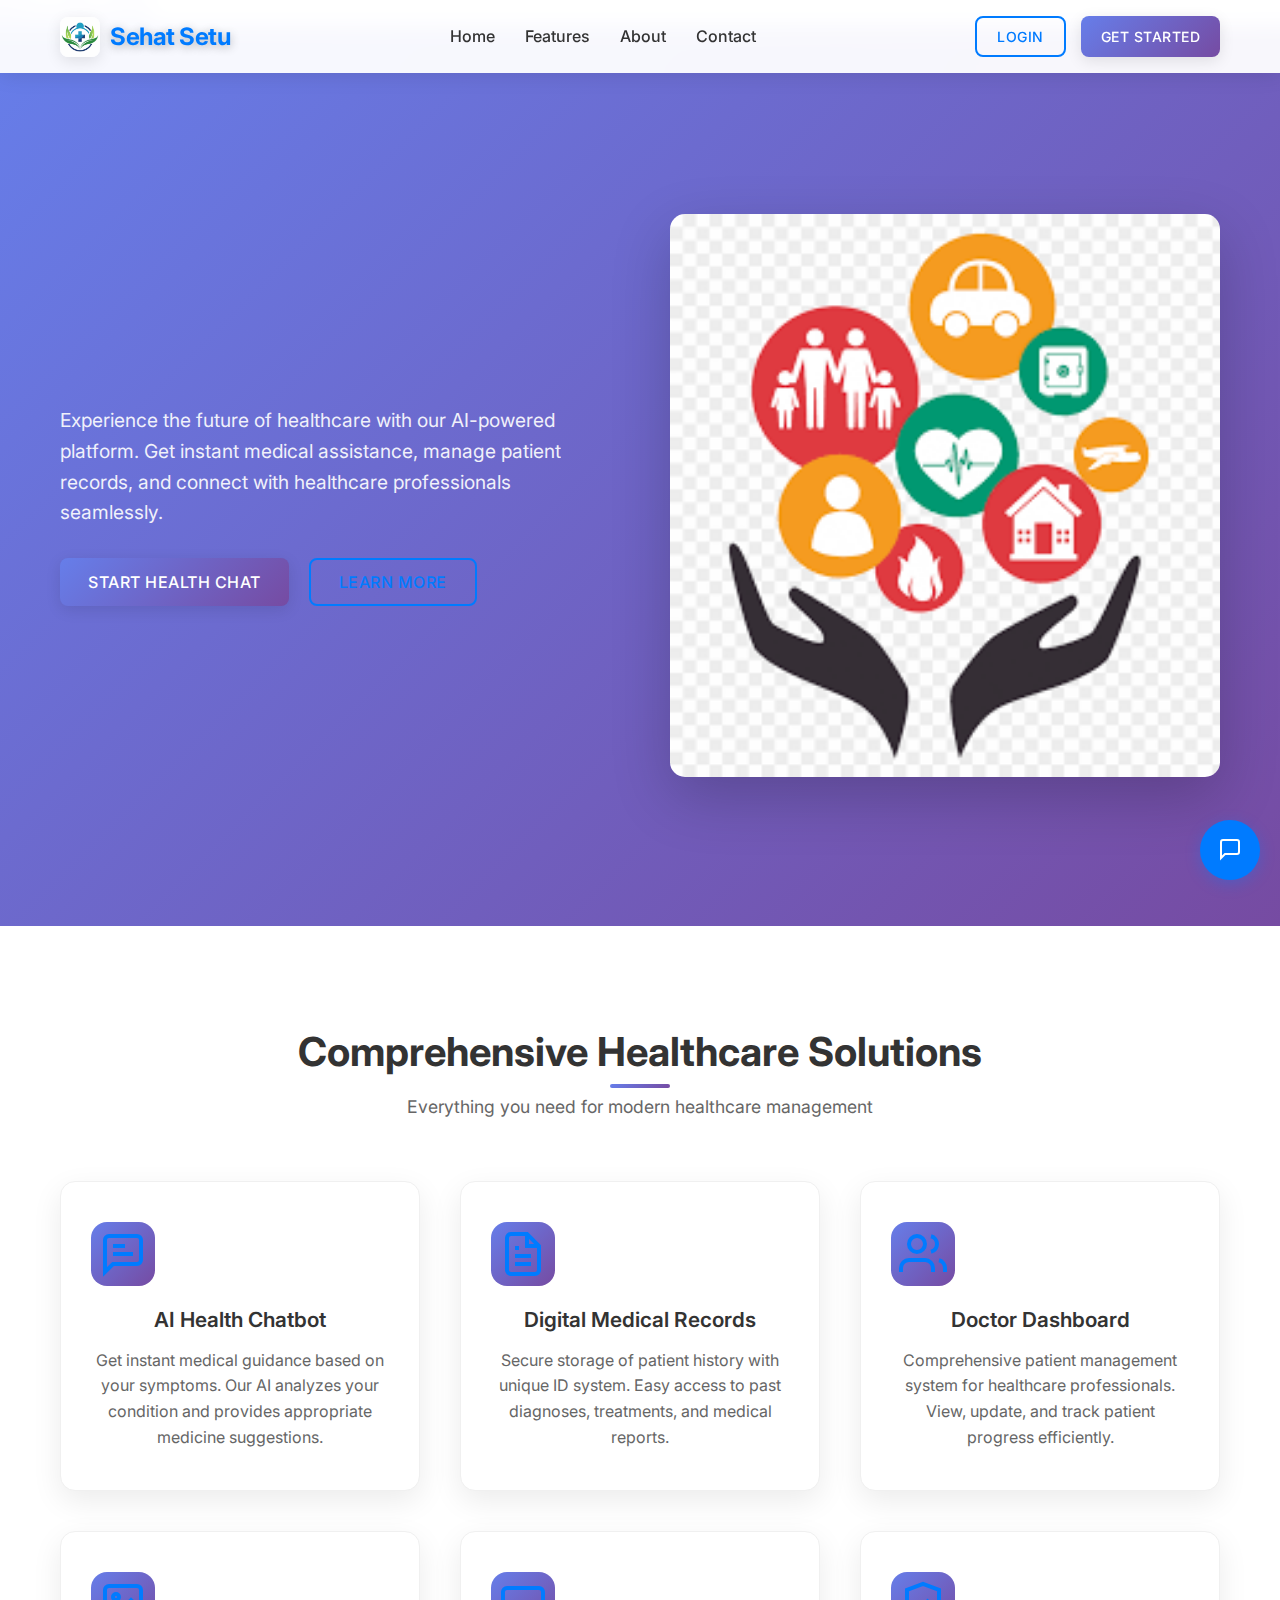
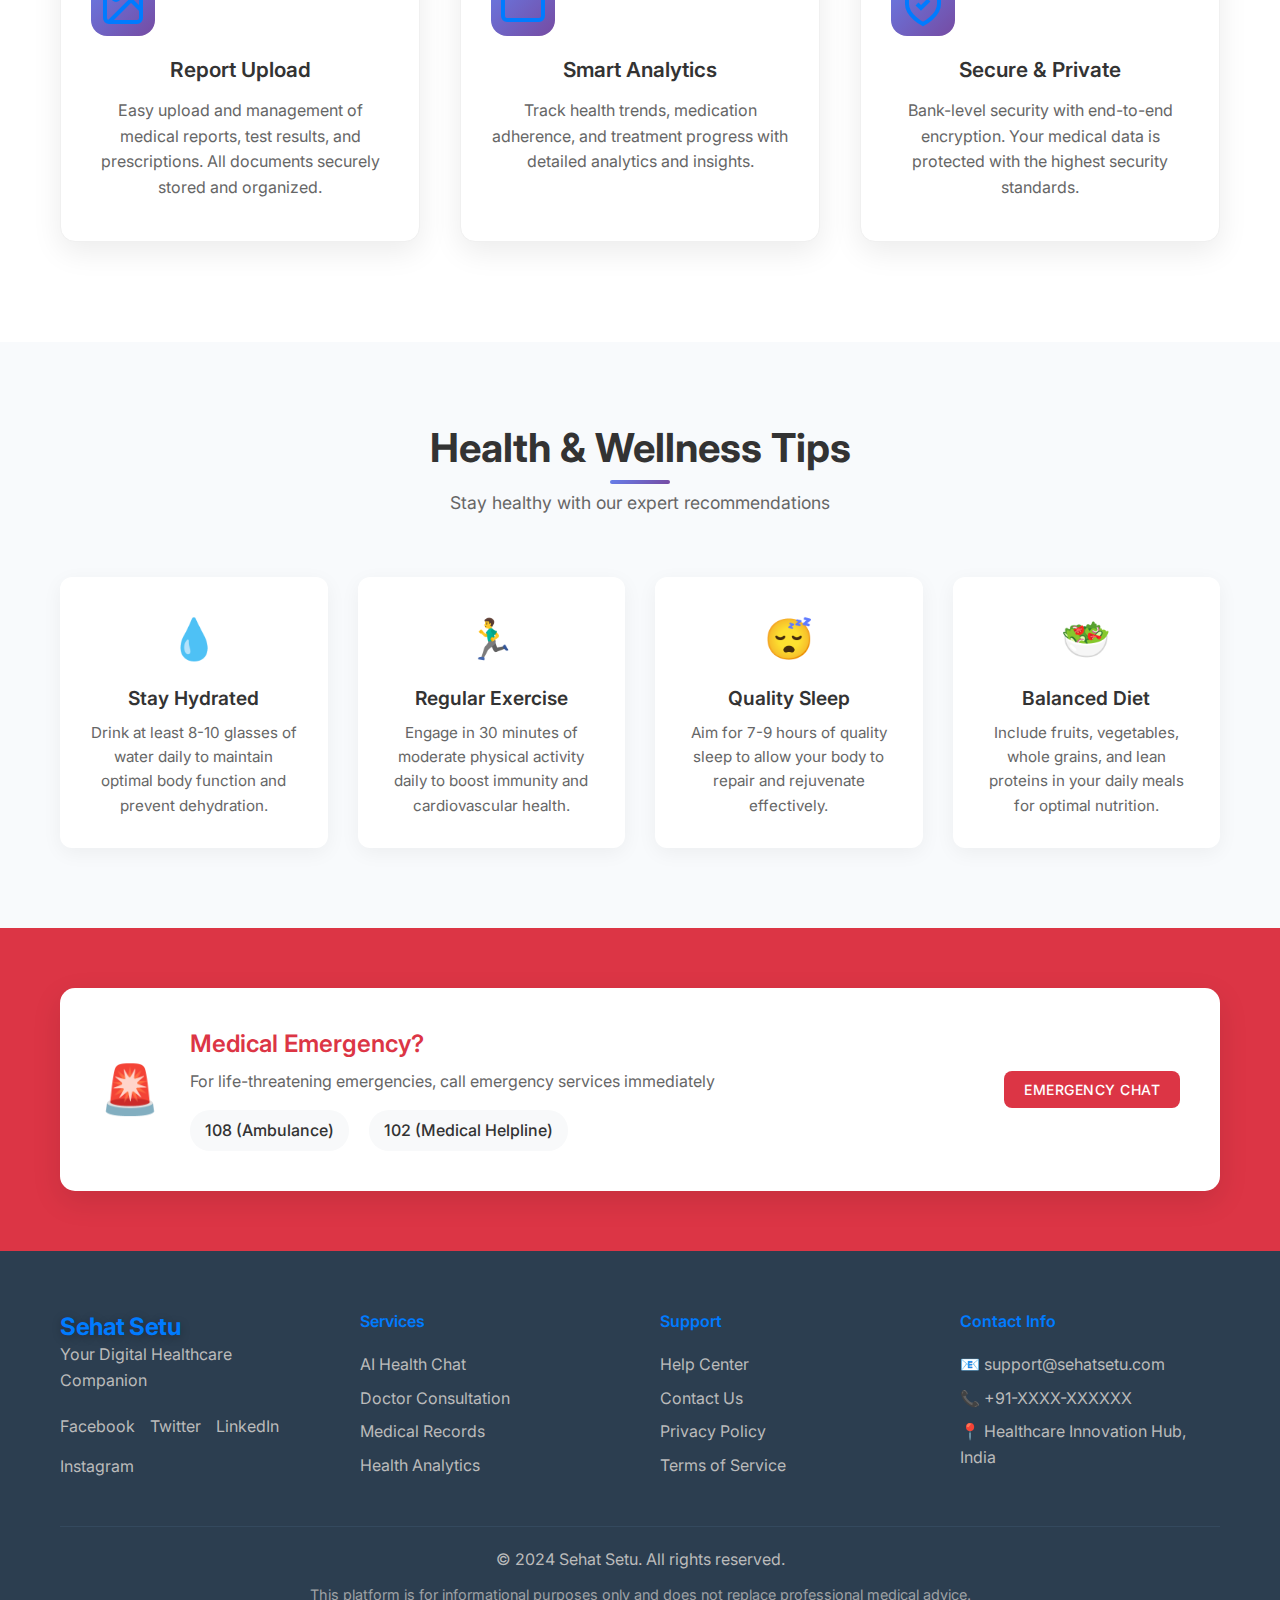
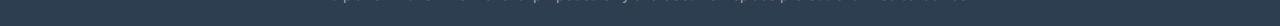
<file: frontend/index.html>
<!DOCTYPE html>
<html lang="en">
<head>
    <meta charset="UTF-8">
    <meta name="viewport" content="width=device-width, initial-scale=1.0">
    <title>Sehat Setu - Your Digital Healthcare Companion</title>
    <meta name="description" content="Sehat Setu - Advanced healthcare platform with AI chatbot, patient records management, and doctor consultation services">
    <link rel="preconnect" href="https://fonts.googleapis.com">
    <link rel="preconnect" href="https://fonts.gstatic.com" crossorigin>
    <link href="https://fonts.googleapis.com/css2?family=Inter:wght@300;400;500;600;700&display=swap" rel="stylesheet">
    <link rel="stylesheet" href="style.css">
</head>
<body>

    <!-- Navigation Header -->
    <header class="main-header">
        <nav class="navbar">
            <div class="nav-container">
                <div class="logo-section">
                    <img src="img/logo.avif" alt="Sehat Setu Logo" class="logo">
                    <h1 class="brand-name">Sehat Setu</h1>
                </div>
                <ul class="nav-menu">
                    <li><a href="#home" class="nav-link">Home</a></li>
                    <li><a href="#features" class="nav-link">Features</a></li>
                    <li><a href="#about" class="nav-link">About</a></li>
                    <li><a href="#contact" class="nav-link">Contact</a></li>
                </ul>
                <div class="auth-buttons">
                    <button class="btn btn-outline" id="loginBtn">Login</button>
                    <button class="btn btn-primary" id="signupBtn">Get Started</button>
                </div>
            </div>
        </nav>
    </header>

    <!-- Hero Section -->
    <section class="hero-section" id="home">
        <div class="hero-container">
            <div class="hero-content">
                <div class="hero-text">
                    <h2 class="hero-title">Your Digital Healthcare Companion</h2>
                    <p class="hero-description">
                        Experience the future of healthcare with our AI-powered platform. Get instant medical assistance, 
                        manage patient records, and connect with healthcare professionals seamlessly.
                    </p>
                    <div class="hero-actions">
                        <button class="btn btn-large btn-primary" id="startChatBtn">Start Health Chat</button>
                        <button class="btn btn-large btn-outline" id="learnMoreBtn">Learn More</button>
                    </div>
                </div>
                <div class="hero-image">
                    <img src="img/healthcare-hero.png" alt="Digital Healthcare Platform" class="hero-img">
                </div>
            </div>
        </div>
    </section>

    <!-- Features Section -->
    <section class="features-section" id="features">
        <div class="container">
            <div class="section-header">
                <h3 class="section-title">Comprehensive Healthcare Solutions</h3>
                <p class="section-subtitle">Everything you need for modern healthcare management</p>
            </div>
            <div class="features-grid">
                <div class="feature-card">
                    <div class="feature-icon">
                        <svg width="48" height="48" viewBox="0 0 24 24" fill="none" stroke="currentColor" stroke-width="2">
                            <path d="M21 15a2 2 0 0 1-2 2H7l-4 4V5a2 2 0 0 1 2-2h14a2 2 0 0 1 2 2z"/>
                            <path d="M13 8H7"/>
                            <path d="M17 12H7"/>
                        </svg>
                    </div>
                    <h4 class="feature-title">AI Health Chatbot</h4>
                    <p class="feature-description">
                        Get instant medical guidance based on your symptoms. Our AI analyzes your condition 
                        and provides appropriate medicine suggestions.
                    </p>
                </div>
                <div class="feature-card">
                    <div class="feature-icon">
                        <svg width="48" height="48" viewBox="0 0 24 24" fill="none" stroke="currentColor" stroke-width="2">
                            <path d="M14 2H6a2 2 0 0 0-2 2v16a2 2 0 0 0 2 2h12a2 2 0 0 0 2-2V8z"/>
                            <polyline points="14,2 14,8 20,8"/>
                            <line x1="16" y1="13" x2="8" y2="13"/>
                            <line x1="16" y1="17" x2="8" y2="17"/>
                            <polyline points="10,9 9,9 8,9"/>
                        </svg>
                    </div>
                    <h4 class="feature-title">Digital Medical Records</h4>
                    <p class="feature-description">
                        Secure storage of patient history with unique ID system. Easy access to past diagnoses, 
                        treatments, and medical reports.
                    </p>
                </div>
                <div class="feature-card">
                    <div class="feature-icon">
                        <svg width="48" height="48" viewBox="0 0 24 24" fill="none" stroke="currentColor" stroke-width="2">
                            <path d="M17 21v-2a4 4 0 0 0-4-4H5a4 4 0 0 0-4 4v2"/>
                            <circle cx="9" cy="7" r="4"/>
                            <path d="M23 21v-2a4 4 0 0 0-3-3.87"/>
                            <path d="M16 3.13a4 4 0 0 1 0 7.75"/>
                        </svg>
                    </div>
                    <h4 class="feature-title">Doctor Dashboard</h4>
                    <p class="feature-description">
                        Comprehensive patient management system for healthcare professionals. 
                        View, update, and track patient progress efficiently.
                    </p>
                </div>
                <div class="feature-card">
                    <div class="feature-icon">
                        <svg width="48" height="48" viewBox="0 0 24 24" fill="none" stroke="currentColor" stroke-width="2">
                            <rect x="3" y="3" width="18" height="18" rx="2" ry="2"/>
                            <circle cx="8.5" cy="8.5" r="1.5"/>
                            <polyline points="21,15 16,10 5,21"/>
                        </svg>
                    </div>
                    <h4 class="feature-title">Report Upload</h4>
                    <p class="feature-description">
                        Easy upload and management of medical reports, test results, and prescriptions. 
                        All documents securely stored and organized.
                    </p>
                </div>
                <div class="feature-card">
                    <div class="feature-icon">
                        <svg width="48" height="48" viewBox="0 0 24 24" fill="none" stroke="currentColor" stroke-width="2">
                            <rect x="2" y="4" width="20" height="16" rx="2"/>
                            <path d="M7 15h0M12 15h0M17 15h0M7 11h0M12 11h0M17 11h0M7 7h0M12 7h0M17 7h0"/>
                        </svg>
                    </div>
                    <h4 class="feature-title">Smart Analytics</h4>
                    <p class="feature-description">
                        Track health trends, medication adherence, and treatment progress with 
                        detailed analytics and insights.
                    </p>
                </div>
                <div class="feature-card">
                    <div class="feature-icon">
                        <svg width="48" height="48" viewBox="0 0 24 24" fill="none" stroke="currentColor" stroke-width="2">
                            <path d="M12 22s8-4 8-10V5l-8-3-8 3v7c0 6 8 10 8 10z"/>
                            <path d="M9 12l2 2 4-4"/>
                        </svg>
                    </div>
                    <h4 class="feature-title">Secure & Private</h4>
                    <p class="feature-description">
                        Bank-level security with end-to-end encryption. Your medical data is protected 
                        with the highest security standards.
                    </p>
                </div>
            </div>
        </div>
    </section>

    <!-- Health Tips Section -->
    <section class="health-tips-section">
        <div class="container">
            <div class="section-header">
                <h3 class="section-title">Health & Wellness Tips</h3>
                <p class="section-subtitle">Stay healthy with our expert recommendations</p>
            </div>
            <div class="tips-grid">
                <article class="tip-card">
                    <div class="tip-icon">💧</div>
                    <h4 class="tip-title">Stay Hydrated</h4>
                    <p class="tip-content">Drink at least 8-10 glasses of water daily to maintain optimal body function and prevent dehydration.</p>
                </article>
                <article class="tip-card">
                    <div class="tip-icon">🏃‍♂️</div>
                    <h4 class="tip-title">Regular Exercise</h4>
                    <p class="tip-content">Engage in 30 minutes of moderate physical activity daily to boost immunity and cardiovascular health.</p>
                </article>
                <article class="tip-card">
                    <div class="tip-icon">😴</div>
                    <h4 class="tip-title">Quality Sleep</h4>
                    <p class="tip-content">Aim for 7-9 hours of quality sleep to allow your body to repair and rejuvenate effectively.</p>
                </article>
                <article class="tip-card">
                    <div class="tip-icon">🥗</div>
                    <h4 class="tip-title">Balanced Diet</h4>
                    <p class="tip-content">Include fruits, vegetables, whole grains, and lean proteins in your daily meals for optimal nutrition.</p>
                </article>
            </div>
        </div>
    </section>

    <!-- Emergency Section -->
    <section class="emergency-section">
        <div class="container">
            <div class="emergency-card">
                <div class="emergency-icon">🚨</div>
                <div class="emergency-content">
                    <h3 class="emergency-title">Medical Emergency?</h3>
                    <p class="emergency-text">For life-threatening emergencies, call emergency services immediately</p>
                    <div class="emergency-numbers">
                        <span class="emergency-number">108 (Ambulance)</span>
                        <span class="emergency-number">102 (Medical Helpline)</span>
                    </div>
                </div>
                <button class="btn btn-emergency">Emergency Chat</button>
            </div>
        </div>
    </section>

    <!-- Chatbot Widget -->
    <div class="chatbot-widget" id="chatbotWidget">
        <div class="chatbot-header">
            <div class="chatbot-avatar">🤖</div>
            <div class="chatbot-info">
                <h4 class="chatbot-title">Health Assistant</h4>
                <span class="chatbot-status">Online</span>
            </div>
            <button class="chatbot-close" id="closeChatbot">×</button>
        </div>
        <div class="chatbot-body">
            <div class="welcome-message">
                <div class="bot-message">
                    <div class="message-avatar">🤖</div>
                    <div class="message-content">
                        <p>Hello! I'm your health assistant. To provide personalized care, please log in to your account first.</p>
                        <div class="login-prompt">
                            <button class="btn btn-small btn-primary" id="chatLoginBtn">Login to Continue</button>
                        </div>
                    </div>
                </div>
            </div>
        </div>
        <div class="chatbot-footer">
            <input type="text" placeholder="Type your health concern..." class="chat-input" disabled>
            <button class="send-button" disabled>➤</button>
        </div>
    </div>
    <button class="chatbot-toggle" id="chatbotToggle">
        <svg width="24" height="24" viewBox="0 0 24 24" fill="none" stroke="currentColor" stroke-width="2">
            <path d="M21 15a2 2 0 0 1-2 2H7l-4 4V5a2 2 0 0 1 2-2h14a2 2 0 0 1 2 2z"/>
        </svg>
    </button>

    <!-- Footer -->
    <footer class="main-footer">
        <div class="container">
            <div class="footer-content">
                <div class="footer-section">
                    <div class="footer-logo">
                        <h3 class="brand-name">Sehat Setu</h3>
                        <p class="footer-tagline">Your Digital Healthcare Companion</p>
                    </div>
                    <div class="footer-social">
                        <a href="#" class="social-link">Facebook</a>
                        <a href="#" class="social-link">Twitter</a>
                        <a href="#" class="social-link">LinkedIn</a>
                        <a href="#" class="social-link">Instagram</a>
                    </div>
                </div>
                <div class="footer-section">
                    <h4 class="footer-title">Services</h4>
                    <ul class="footer-links">
                        <li><a href="#">AI Health Chat</a></li>
                        <li><a href="#">Doctor Consultation</a></li>
                        <li><a href="#">Medical Records</a></li>
                        <li><a href="#">Health Analytics</a></li>
                    </ul>
                </div>
                <div class="footer-section">
                    <h4 class="footer-title">Support</h4>
                    <ul class="footer-links">
                        <li><a href="#">Help Center</a></li>
                        <li><a href="#">Contact Us</a></li>
                        <li><a href="#">Privacy Policy</a></li>
                        <li><a href="#">Terms of Service</a></li>
                    </ul>
                </div>
                <div class="footer-section">
                    <h4 class="footer-title">Contact Info</h4>
                    <div class="contact-info">
                        <p class="contact-item">📧 support@sehatsetu.com</p>
                        <p class="contact-item">📞 +91-XXXX-XXXXXX</p>
                        <p class="contact-item">📍 Healthcare Innovation Hub, India</p>
                    </div>
                </div>
            </div>
            <div class="footer-bottom">
                <p class="copyright">© 2024 Sehat Setu. All rights reserved.</p>
                <p class="disclaimer">This platform is for informational purposes only and does not replace professional medical advice.</p>
            </div>
        </div>
    </footer>

    <!-- Scripts -->
    <script src="js/script.js"></script>
</body>
</html>
</file>
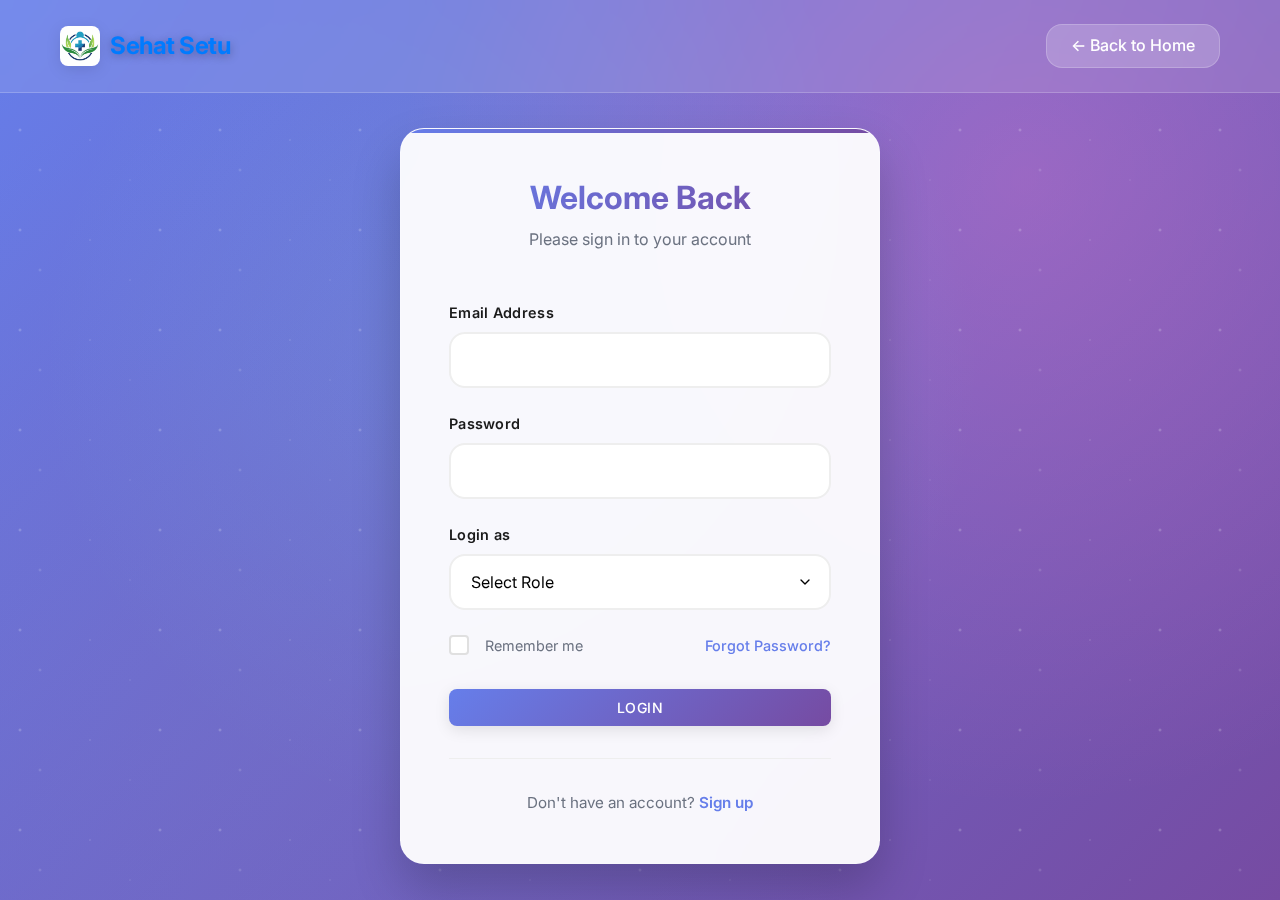
<file: frontend/auth.html>
<!DOCTYPE html>
<html lang="en">
<head>
    <meta charset="UTF-8">
    <meta name="viewport" content="width=device-width, initial-scale=1.0">
    <title>Login & Signup - Sehat Setu</title>
    <link rel="preconnect" href="https://fonts.googleapis.com">
    <link rel="preconnect" href="https://fonts.gstatic.com" crossorigin>
    <link href="https://fonts.googleapis.com/css2?family=Inter:wght@300;400;500;600;700&display=swap" rel="stylesheet">
    <link rel="stylesheet" href="style.css">
</head>
<body class="auth-body">
     <!-- Header -->
    <header class="auth-header">
        <div class="nav-container">
            <div class="logo-section">
                <img src="img/logo.avif" alt="Sehat Setu Logo" class="logo">
                <h1 class="brand-name">Sehat Setu</h1>
            </div>
            <a href="index.html" class="back-home">← Back to Home</a>
        </div>
    </header>

    <!-- Authentication Container -->
    <div class="auth-container">
        <div class="auth-card">
            <div class="auth-header-content">
                <h2 id="authTitle">Welcome Back</h2>
                <p class="auth-subtitle">Please sign in to your account</p>
            </div>

            <!-- Login Form -->
            <form id="loginForm" class="auth-form">
                <div class="form-group">
                    <label for="loginEmail">Email Address</label>
                    <input type="email" id="loginEmail" name="email" required class="form-input">
                </div>
                
                <div class="form-group">
                    <label for="loginPassword">Password</label>
                    <input type="password" id="loginPassword" name="password" required class="form-input">
                </div>
                
                <div class="form-group">
                    <label for="loginRole">Login as</label>
                    <select id="loginRole" name="role" required class="form-input">
                        <option value="">Select Role</option>
                        <option value="patient">Patient</option>
                        <option value="doctor">Doctor</option>
                    </select>
                </div>
                
                <div class="form-options">
                    <label class="checkbox-label">
                        <input type="checkbox" id="rememberMe">
                        <span class="checkmark"></span>
                        Remember me
                    </label>
                    <a href="#" class="forgot-password">Forgot Password?</a>
                </div>
                
                <button type="submit" class="btn btn-primary btn-full">Login</button>
            </form>

            <!-- Signup Form -->
            <form id="signupForm" class="auth-form" style="display: none;">
                <div class="form-group">
                    <label for="signupName">Full Name</label>
                    <input type="text" id="signupName" name="name" required class="form-input">
                </div>
                
                <div class="form-group">
                    <label for="signupEmail">Email Address</label>
                    <input type="email" id="signupEmail" name="email" required class="form-input">
                </div>
                
                <div class="form-group">
                    <label for="signupPhone">Phone Number</label>
                    <input type="tel" id="signupPhone" name="phone" required class="form-input">
                </div>
                
                <div class="form-group">
                    <label for="signupRole">Register as</label>
                    <select id="signupRole" name="role" required class="form-input">
                        <option value="">Select Role</option>
                        <option value="patient">Patient</option>
                        <option value="doctor">Doctor</option>
                    </select>
                </div>
                
                <div class="form-group">
                    <label for="signupPassword">Password</label>
                    <input type="password" id="signupPassword" name="password" required class="form-input">
                </div>
                
                <div class="form-group">
                    <label for="confirmPassword">Confirm Password</label>
                    <input type="password" id="confirmPassword" name="confirmPassword" required class="form-input">
                </div>
                
                <div class="form-options">
                    <label class="checkbox-label">
                        <input type="checkbox" id="agreeTerms" required>
                        <span class="checkmark"></span>
                        I agree to the <a href="#">Terms & Conditions</a>
                    </label>
                </div>
                
                <button type="submit" class="btn btn-primary btn-full">Create Account</button>
            </form>

            <!-- Switch Mode -->
            <div class="auth-switch" id="switchAuthMode">
                Don't have an account? <a href="#" onclick="showSignupForm()">Sign up</a>
            </div>

            
        </div>
    </div>

    <!-- Scripts -->
    <script src="js/auth.js"></script>
</body>
</html>
</file>
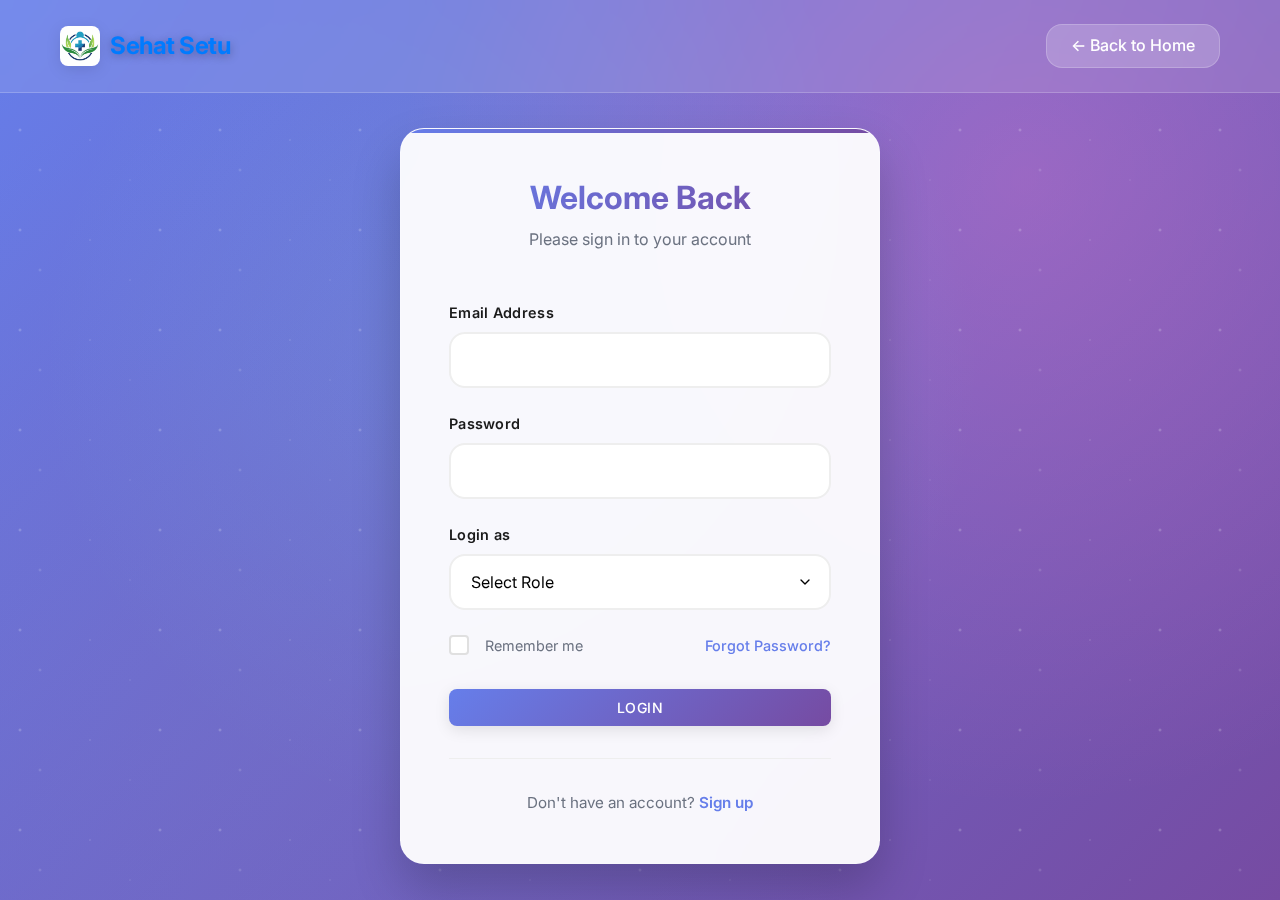
<file: frontend/doctor-dashboard.html>
<!DOCTYPE html>
<html lang="en">
<head>
    <meta charset="UTF-8">
    <meta name="viewport" content="width=device-width, initial-scale=1.0">
    <title>Doctor Dashboard - Sehat Setu</title>
    <link rel="preconnect" href="https://fonts.googleapis.com">
    <link rel="preconnect" href="https://fonts.gstatic.com" crossorigin>
    <link href="https://fonts.googleapis.com/css2?family=Inter:wght@300;400;500;600;700&display=swap" rel="stylesheet">
    <link rel="stylesheet" href="style.css">
</head>
<body class="dashboard-body">
    <!-- Header -->
    <header class="dashboard-header">
        <div class="nav-container">
            <div class="logo-section">
                <img src="img/logo.avif" alt="Sehat Setu Logo" class="logo">
                <h1 class="brand-name">Sehat Setu</h1>
            </div>
            <nav class="dashboard-nav">
                <a href="#overview" class="nav-item active">Overview</a>
                <a href="#patients" class="nav-item">Patients</a>
                <a href="#appointments" class="nav-item">Appointments</a>
                <a href="#analytics" class="nav-item">Analytics</a>
                <a href="#profile" class="nav-item">Profile</a>
            </nav>
            <div class="user-menu">
                <span class="user-name" id="welcomeMessage">Welcome, Doctor!</span>
                <button class="btn btn-outline btn-small" id="logoutBtn">Logout</button>
            </div>
        </div>
    </header>

    <!-- Main Content -->
    <main class="dashboard-main">
        <!-- Overview Section -->
        <section id="overview" class="dashboard-section active">
            <div class="section-header">
                <h2>Doctor Dashboard</h2>
                <p>Manage your patients and appointments</p>
            </div>
            
            <div class="stats-grid">
                <div class="stat-card">
                    <div class="stat-icon">👨‍⚕️</div>
                    <div class="stat-info">
                        <h3>Doctor ID</h3>
                        <p id="doctorId">D001</p>
                    </div>
                </div>
                <div class="stat-card">
                    <div class="stat-icon">👥</div>
                    <div class="stat-info">
                        <h3>Total Patients</h3>
                        <p>142</p>
                    </div>
                </div>
                <div class="stat-card">
                    <div class="stat-icon">📅</div>
                    <div class="stat-info">
                        <h3>Today's Appointments</h3>
                        <p>8</p>
                    </div>
                </div>
                <div class="stat-card">
                    <div class="stat-icon">⭐</div>
                    <div class="stat-info">
                        <h3>Rating</h3>
                        <p>4.8/5</p>
                    </div>
                </div>
            </div>

            <!-- Quick Stats -->
            <div class="quick-stats">
                <div class="stats-row">
                    <div class="stat-item">
                        <span class="stat-label">Patients Seen Today:</span>
                        <span class="stat-number">5</span>
                    </div>
                    <div class="stat-item">
                        <span class="stat-label">Pending Consultations:</span>
                        <span class="stat-number">3</span>
                    </div>
                    <div class="stat-item">
                        <span class="stat-label">This Week's Appointments:</span>
                        <span class="stat-number">32</span>
                    </div>
                </div>
            </div>

            <!-- Today's Schedule -->
            <div class="schedule-container">
                <h3>Today's Schedule</h3>
                <div class="schedule-list">
                    <div class="schedule-item">
                        <div class="schedule-time">09:00 AM</div>
                        <div class="schedule-details">
                            <h4>John Doe (P001)</h4>
                            <p>General Consultation</p>
                        </div>
                        <div class="schedule-status status-upcoming">Upcoming</div>
                    </div>
                    <div class="schedule-item">
                        <div class="schedule-time">10:30 AM</div>
                        <div class="schedule-details">
                            <h4>Jane Smith (P002)</h4>
                            <p>Follow-up Visit</p>
                        </div>
                        <div class="schedule-status status-completed">Completed</div>
                    </div>
                    <div class="schedule-item">
                        <div class="schedule-time">02:00 PM</div>
                        <div class="schedule-details">
                            <h4>Mike Johnson (P003)</h4>
                            <p>Health Checkup</p>
                        </div>
                        <div class="schedule-status status-upcoming">Upcoming</div>
                    </div>
                </div>
            </div>
        </section>

        <!-- Patients Section -->
        <section id="patients" class="dashboard-section">
            <div class="section-header">
                <h2>Patient Management</h2>
                <p>View and manage your patients</p>
            </div>
            
            <div class="patients-controls">
                <div class="search-box">
                    <input type="text" id="patientSearch" placeholder="Search patients by name or ID..." class="search-input">
                    <button class="search-btn">🔍</button>
                </div>
                <div class="filter-options">
                    <select id="statusFilter" class="filter-select">
                        <option value="">All Patients</option>
                        <option value="active">Active</option>
                        <option value="follow-up">Follow-up</option>
                        <option value="recovered">Recovered</option>
                    </select>
                </div>
            </div>
            
            <div class="patients-list" id="patientsList">
                <!-- Patients will be loaded here by JavaScript -->
            </div>
        </section>

        <!-- Appointments Section -->
        <section id="appointments" class="dashboard-section">
            <div class="section-header">
                <h2>Appointments</h2>
                <p>Manage your appointment schedule</p>
            </div>
            
            <div class="appointments-container">
                <div class="calendar-section">
                    <h3>Appointment Calendar</h3>
                    <div class="calendar-placeholder">
                        <div class="calendar-month">January 2024</div>
                        <div class="calendar-grid">
                            <div class="calendar-day">1</div>
                            <div class="calendar-day">2</div>
                            <div class="calendar-day">3</div>
                            <div class="calendar-day today">4</div>
                            <div class="calendar-day">5</div>
                            <div class="calendar-day">6</div>
                            <div class="calendar-day">7</div>
                        </div>
                        <div class="appointment-count">8 appointments today</div>
                    </div>
                </div>
                
                <div class="appointments-list">
                    <h3>Upcoming Appointments</h3>
                    <div class="appointment-item">
                        <div class="appointment-time">
                            <div class="time">09:00 AM</div>
                            <div class="date">Today</div>
                        </div>
                        <div class="appointment-patient">
                            <h4>John Doe</h4>
                            <p>General Consultation</p>
                        </div>
                        <div class="appointment-actions">
                            <button class="btn btn-small btn-primary">Start</button>
                            <button class="btn btn-small btn-outline">Reschedule</button>
                        </div>
                    </div>
                    
                    <div class="appointment-item">
                        <div class="appointment-time">
                            <div class="time">02:00 PM</div>
                            <div class="date">Today</div>
                        </div>
                        <div class="appointment-patient">
                            <h4>Sarah Wilson</h4>
                            <p>Follow-up Visit</p>
                        </div>
                        <div class="appointment-actions">
                            <button class="btn btn-small btn-primary">Start</button>
                            <button class="btn btn-small btn-outline">Reschedule</button>
                        </div>
                    </div>
                </div>
            </div>
        </section>

        <!-- Analytics Section -->
        <section id="analytics" class="dashboard-section">
            <div class="section-header">
                <h2>Analytics & Reports</h2>
                <p>Track your practice performance</p>
            </div>
            
            <div class="analytics-grid">
                <div class="analytics-card">
                    <h3>Patient Satisfaction</h3>
                    <div class="metric-large">4.8/5</div>
                    <p class="metric-trend">↗ +0.2 this month</p>
                </div>
                
                <div class="analytics-card">
                    <h3>Consultation Success Rate</h3>
                    <div class="metric-large">96%</div>
                    <p class="metric-trend">↗ +2% this month</p>
                </div>
                
                <div class="analytics-card">
                    <h3>Average Wait Time</h3>
                    <div class="metric-large">12 min</div>
                    <p class="metric-trend">↘ -3 min this month</p>
                </div>
                
                <div class="analytics-card">
                    <h3>Monthly Revenue</h3>
                    <div class="metric-large">₹85,000</div>
                    <p class="metric-trend">↗ +15% this month</p>
                </div>
            </div>
            
            <div class="chart-section">
                <h3>Monthly Consultation Trends</h3>
                <div class="chart-placeholder">
                    <div class="chart-bar" style="height: 60%;">Jan</div>
                    <div class="chart-bar" style="height: 75%;">Feb</div>
                    <div class="chart-bar" style="height: 85%;">Mar</div>
                    <div class="chart-bar" style="height: 90%;">Apr</div>
                    <div class="chart-bar" style="height: 95%;">May</div>
                </div>
            </div>
        </section>

        <!-- Profile Section -->
        <section id="profile" class="dashboard-section">
            <div class="section-header">
                <h2>Doctor Profile</h2>
                <p>Manage your professional information</p>
            </div>
            
            <div class="profile-container">
                <form id="profileForm" class="profile-form">
                    <div class="form-row">
                        <div class="form-group">
                            <label for="doctorName">Full Name</label>
                            <input type="text" id="doctorName" class="form-input" value="">
                        </div>
                        
                        <div class="form-group">
                            <label for="doctorEmail">Email Address</label>
                            <input type="email" id="doctorEmail" class="form-input" value="">
                        </div>
                    </div>
                    
                    <div class="form-row">
                        <div class="form-group">
                            <label for="doctorPhone">Phone Number</label>
                            <input type="tel" id="doctorPhone" class="form-input" value="">
                        </div>
                        
                        <div class="form-group">
                            <label for="doctorSpecialty">Specialty</label>
                            <select id="doctorSpecialty" class="form-input">
                                <option value="general">General Practice</option>
                                <option value="cardiology">Cardiology</option>
                                <option value="dermatology">Dermatology</option>
                                <option value="neurology">Neurology</option>
                                <option value="orthopedics">Orthopedics</option>
                                <option value="pediatrics">Pediatrics</option>
                            </select>
                        </div>
                    </div>
                    
                    <div class="form-row">
                        <div class="form-group">
                            <label for="doctorExperience">Years of Experience</label>
                            <input type="number" id="doctorExperience" class="form-input" value="10">
                        </div>
                        
                        <div class="form-group">
                            <label for="doctorLicense">License Number</label>
                            <input type="text" id="doctorLicense" class="form-input" value="MED123456">
                        </div>
                    </div>
                    
                    <div class="form-group">
                        <label for="doctorBio">Bio</label>
                        <textarea id="doctorBio" class="form-input" rows="4" placeholder="Brief description about your practice and expertise..."></textarea>
                    </div>
                    
                    <button type="submit" class="btn btn-primary">Update Profile</button>
                </form>
            </div>
        </section>
    </main>

    <!-- Scripts -->
    <script src="js/patientDoctor.js"></script>
    <script>
        // Navigation between sections
        function switchSection(sectionId) {
            // Hide all sections
            document.querySelectorAll('.dashboard-section').forEach(section => {
                section.classList.remove('active');
            });
            
            // Remove active class from all nav items
            document.querySelectorAll('.nav-item').forEach(item => {
                item.classList.remove('active');
            });
            
            // Show selected section
            document.getElementById(sectionId).classList.add('active');
            
            // Add active class to corresponding nav item
            document.querySelector(`[href="#${sectionId}"]`).classList.add('active');
        }
        
        // Add click event listeners to navigation items
        document.addEventListener('DOMContentLoaded', function() {
            document.querySelectorAll('.nav-item').forEach(item => {
                item.addEventListener('click', function(e) {
                    e.preventDefault();
                    const sectionId = this.getAttribute('href').substring(1);
                    switchSection(sectionId);
                });
            });
            
            // Load doctor profile data
            const doctorName = localStorage.getItem('userName');
            const doctorEmail = localStorage.getItem('userEmail');
            const doctorPhone = localStorage.getItem('userPhone');
            
            if (doctorName) document.getElementById('doctorName').value = doctorName;
            if (doctorEmail) document.getElementById('doctorEmail').value = doctorEmail;
            if (doctorPhone) document.getElementById('doctorPhone').value = doctorPhone;
        });
    </script>
    <!-- <script src="dashboardAuth.js"></script> -->
</body>
</html>
</file>
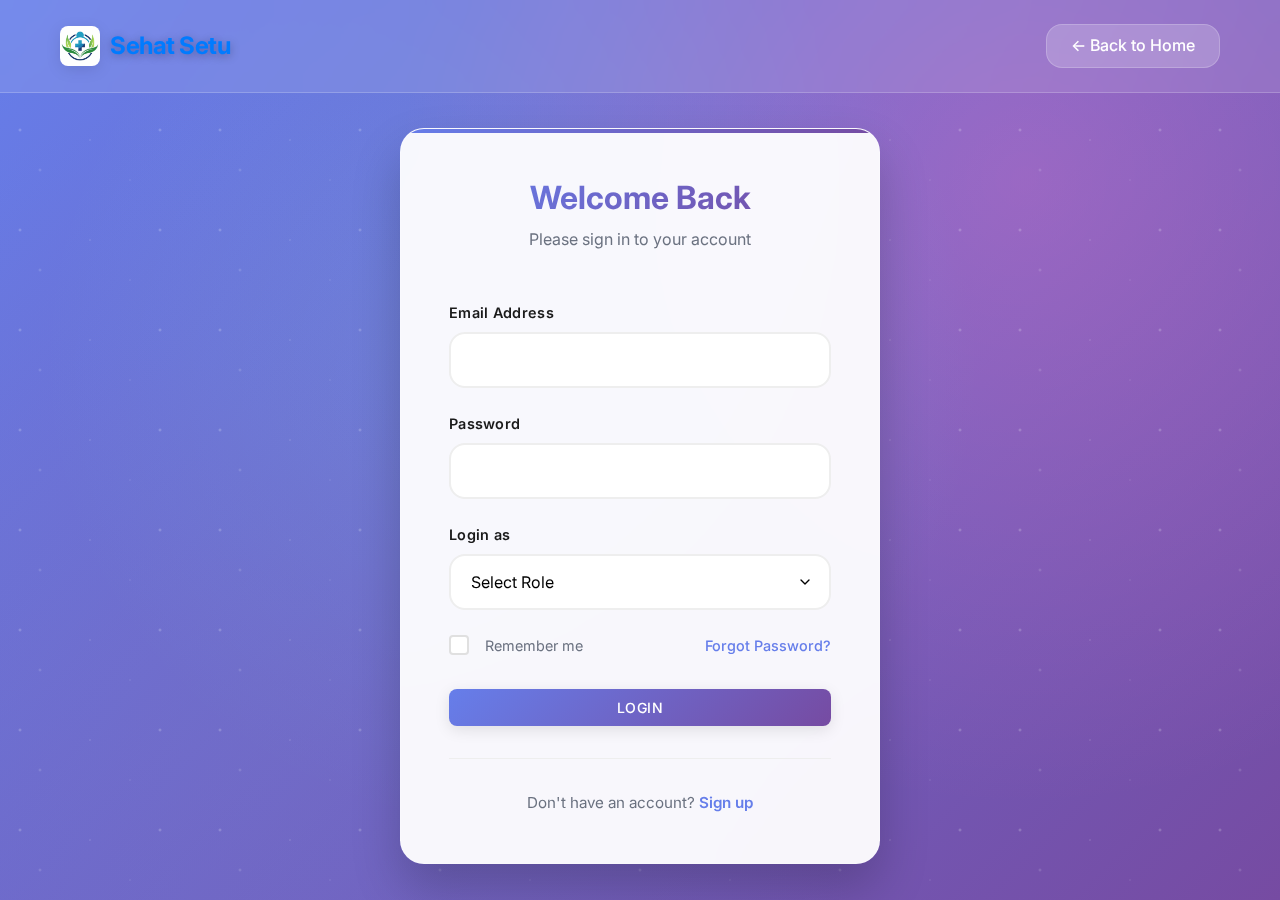
<file: frontend/patient-dashboard.html>
<!DOCTYPE html>
<html lang="en">
<head>
    <meta charset="UTF-8">
    <meta name="viewport" content="width=device-width, initial-scale=1.0">
    <title>Patient Dashboard - Sehat Setu</title>
    <link rel="preconnect" href="https://fonts.googleapis.com">
    <link rel="preconnect" href="https://fonts.gstatic.com" crossorigin>
    <link href="https://fonts.googleapis.com/css2?family=Inter:wght@300;400;500;600;700&display=swap" rel="stylesheet">
    <link rel="stylesheet" href="style.css">
</head>
<body class="dashboard-body">
    <!-- Header -->
    <header class="dashboard-header">
        <div class="nav-container">
            <div class="logo-section">
                <img src="img/logo.avif" alt="Sehat Setu Logo" class="logo">
                <h1 class="brand-name">Sehat Setu</h1>
            </div>
            <nav class="dashboard-nav">
                <a href="#overview" class="nav-item active">Overview</a>
                <a href="#chat" class="nav-item">Health Chat</a>
                <a href="#records" class="nav-item">Medical Records</a>
                <a href="#reports" class="nav-item">Reports</a>
                <a href="#profile" class="nav-item">Profile</a>
            </nav>
            <div class="user-menu">
                <span class="user-name" id="welcomeMessage">Welcome!</span>
                <button class="btn btn-outline btn-small" id="logoutBtn">Logout</button>
            </div>
        </div>
    </header>

    <!-- Main Content -->
    <main class="dashboard-main">
        <!-- Overview Section -->
        <section id="overview" class="dashboard-section active">
            <div class="section-header">
                <h2>Dashboard Overview</h2>
                <p>Your health information at a glance</p>
            </div>
            
            <div class="stats-grid">
                <div class="stat-card">
                    <div class="stat-icon">👤</div>
                    <div class="stat-info">
                        <h3>Patient ID</h3>
                        <p id="patientId">P001</p>
                    </div>
                </div>
                <div class="stat-card">
                    <div class="stat-icon">💬</div>
                    <div class="stat-info">
                        <h3>Chat Sessions</h3>
                        <p>12 this month</p>
                    </div>
                </div>
                <div class="stat-card">
                    <div class="stat-icon">📋</div>
                    <div class="stat-info">
                        <h3>Medical Reports</h3>
                        <p>5 documents</p>
                    </div>
                </div>
                <div class="stat-card">
                    <div class="stat-icon">📅</div>
                    <div class="stat-info">
                        <h3>Last Visit</h3>
                        <p id="lastVisit">2024-01-15</p>
                    </div>
                </div>
            </div>

            <!-- Health Chart -->
            <div class="chart-container">
                <h3>Health Metrics</h3>
                <div id="healthChart" class="chart-placeholder">
                    <div class="metric-item">
                        <span class="metric-label">Weight:</span>
                        <span class="metric-value">70 kg</span>
                    </div>
                    <div class="metric-item">
                        <span class="metric-label">Blood Pressure:</span>
                        <span class="metric-value">120/80 mmHg</span>
                    </div>
                    <div class="metric-item">
                        <span class="metric-label">Heart Rate:</span>
                        <span class="metric-value">72 bpm</span>
                    </div>
                </div>
            </div>

            <!-- Quick Actions -->
            <div class="quick-actions">
                <h3>Quick Actions</h3>
                <div class="actions-grid">
                    <button class="action-btn" onclick="switchSection('chat')">
                        <span class="action-icon">💬</span>
                        Start Health Chat
                    </button>
                    <button class="action-btn" onclick="document.getElementById('fileUpload').click()">
                        <span class="action-icon">📄</span>
                        Upload Report
                    </button>
                    <button class="action-btn" onclick="switchSection('records')">
                        <span class="action-icon">📋</span>
                        View Records
                    </button>
                    <button class="action-btn" onclick="switchSection('profile')">
                        <span class="action-icon">⚙️</span>
                        Update Profile
                    </button>
                </div>
            </div>
        </section>

        <!-- Health Chat Section -->
        <section id="chat" class="dashboard-section">
            <div class="section-header">
                <h2>AI Health Assistant</h2>
                <p>Get instant medical guidance for your health concerns</p>
            </div>
            
            <div class="chat-container">
                <div class="chat-messages" id="chatMessages">
                    <div class="bot-message">
                        <div class="message-avatar">🤖</div>
                        <div class="message-content">
                            <p>Hello! I'm your AI health assistant. How can I help you today? Please describe your symptoms or health concerns.</p>
                        </div>
                    </div>
                </div>
                
                <form class="chat-form" id="chatForm">
                    <input type="text" id="chatInput" placeholder="Type your symptoms or health concerns..." class="chat-input" required>
                    <button type="submit" class="send-button">Send</button>
                </form>
            </div>
        </section>

        <!-- Medical Records Section -->
        <section id="records" class="dashboard-section">
            <div class="section-header">
                <h2>Medical Records</h2>
                <p>Your complete medical history</p>
            </div>
            
            <div class="records-container">
                <div class="patient-info">
                    <h3>Patient Information</h3>
                    <div class="info-grid">
                        <div class="info-item">
                            <label>Name:</label>
                            <span id="patientName">Loading...</span>
                        </div>
                        <div class="info-item">
                            <label>Age:</label>
                            <span id="patientAge">Loading...</span>
                        </div>
                        <div class="info-item">
                            <label>Gender:</label>
                            <span id="patientGender">Loading...</span>
                        </div>
                        <div class="info-item">
                            <label>Blood Group:</label>
                            <span>O+</span>
                        </div>
                    </div>
                </div>
                
                <div class="medical-history">
                    <h3>Recent Medical History</h3>
                    <div class="history-list">
                        <div class="history-item">
                            <div class="history-date">2024-01-15</div>
                            <div class="history-details">
                                <h4>General Checkup</h4>
                                <p>Routine health examination. All vitals normal.</p>
                            </div>
                        </div>
                        <div class="history-item">
                            <div class="history-date">2024-01-10</div>
                            <div class="history-details">
                                <h4>Fever Treatment</h4>
                                <p>Prescribed paracetamol for viral fever. Recovered completely.</p>
                            </div>
                        </div>
                    </div>
                </div>
            </div>
        </section>

        <!-- Reports Section -->
        <section id="reports" class="dashboard-section">
            <div class="section-header">
                <h2>Medical Reports</h2>
                <p>Upload and manage your medical documents</p>
            </div>
            
            <div class="upload-area">
                <input type="file" id="fileUpload" multiple accept=".pdf,.jpg,.jpeg,.png" style="display: none;">
                <div class="upload-box" onclick="document.getElementById('fileUpload').click()">
                    <div class="upload-icon">📁</div>
                    <h3>Upload Medical Reports</h3>
                    <p>Click here to upload your medical reports, test results, or prescriptions</p>
                    <button type="button" class="btn btn-primary" id="uploadBtn">Choose Files</button>
                </div>
            </div>
            
            <div class="files-list">
                <h3>Your Documents</h3>
                <div id="fileList" class="file-list">
                    <div class="file-item">
                        <div class="file-info">
                            <span class="file-name">Blood_Test_Report.pdf</span>
                            <span class="file-date">Uploaded: 2024-01-15</span>
                        </div>
                        <div class="file-actions">
                            <button class="btn btn-small">View</button>
                            <button class="btn btn-small btn-outline">Download</button>
                        </div>
                    </div>
                    <div class="file-item">
                        <div class="file-info">
                            <span class="file-name">X-Ray_Chest.jpg</span>
                            <span class="file-date">Uploaded: 2024-01-10</span>
                        </div>
                        <div class="file-actions">
                            <button class="btn btn-small">View</button>
                            <button class="btn btn-small btn-outline">Download</button>
                        </div>
                    </div>
                </div>
            </div>
        </section>

        <!-- Profile Section -->
        <section id="profile" class="dashboard-section">
            <div class="section-header">
                <h2>Profile Settings</h2>
                <p>Update your personal information</p>
            </div>
            
            <div class="profile-container">
                <form id="profileForm" class="profile-form">
                    <div class="form-group">
                        <label for="profileName">Full Name</label>
                        <input type="text" id="profileName" class="form-input" value="">
                    </div>
                    
                    <div class="form-group">
                        <label for="profileEmail">Email Address</label>
                        <input type="email" id="profileEmail" class="form-input" value="">
                    </div>
                    
                    <div class="form-group">
                        <label for="profilePhone">Phone Number</label>
                        <input type="tel" id="profilePhone" class="form-input" value="">
                    </div>
                    
                    <div class="form-group">
                        <label for="profileAge">Age</label>
                        <input type="number" id="profileAge" class="form-input" value="28">
                    </div>
                    
                    <div class="form-group">
                        <label for="profileGender">Gender</label>
                        <select id="profileGender" class="form-input">
                            <option value="male">Male</option>
                            <option value="female">Female</option>
                            <option value="other">Other</option>
                        </select>
                    </div>
                    
                    <div class="form-group">
                        <label for="profileBloodGroup">Blood Group</label>
                        <select id="profileBloodGroup" class="form-input">
                            <option value="A+">A+</option>
                            <option value="A-">A-</option>
                            <option value="B+">B+</option>
                            <option value="B-">B-</option>
                            <option value="AB+">AB+</option>
                            <option value="AB-">AB-</option>
                            <option value="O+" selected>O+</option>
                            <option value="O-">O-</option>
                        </select>
                    </div>
                    
                    <button type="submit" class="btn btn-primary">Update Profile</button>
                </form>
            </div>
        </section>
    </main>

    <!-- Scripts -->
    <script src="patientDoctor.js"></script>
    <script>


        // Add this to your patient dashboard JavaScript
        document.addEventListener('DOMContentLoaded', function() {
            if (!checkAuthStatus()) {
            // Clear any invalid session data
                localStorage.clear();
                window.location.href = 'auth.html';
            }
        });
        // Navigation between sections
        function switchSection(sectionId) {
            // Hide all sections
            document.querySelectorAll('.dashboard-section').forEach(section => {
                section.classList.remove('active');
            });
            
            // Remove active class from all nav items
            document.querySelectorAll('.nav-item').forEach(item => {
                item.classList.remove('active');
            });
            
            // Show selected section
            document.getElementById(sectionId).classList.add('active');
            
            // Add active class to corresponding nav item
            document.querySelector(`[href="#${sectionId}"]`).classList.add('active');
        }
        
        // Add click event listeners to navigation items
        document.addEventListener('DOMContentLoaded', function() {
            document.querySelectorAll('.nav-item').forEach(item => {
                item.addEventListener('click', function(e) {
                    e.preventDefault();
                    const sectionId = this.getAttribute('href').substring(1);
                    switchSection(sectionId);
                });
            });
            
            // Load user profile data
            const userName = localStorage.getItem('userName');
            const userEmail = localStorage.getItem('userEmail');
            const userPhone = localStorage.getItem('userPhone');
            
            if (userName) document.getElementById('profileName').value = userName;
            if (userEmail) document.getElementById('profileEmail').value = userEmail;
            if (userPhone) document.getElementById('profilePhone').value = userPhone;
        });
    </script>
    <!-- <script src="dashboardAuth.js"></script> -->
</body>
</html>
</file>
<file: frontend/style.css>
/* CSS for Sehat Setu Healthcare Platform */

/* Reset and Base Styles */
* {
    margin: 0;
    padding: 0;
    box-sizing: border-box;
}

body {
    font-family: 'Inter', -apple-system, BlinkMacSystemFont, 'Segoe UI', Roboto, sans-serif;
    line-height: 1.6;
    color: #333;
    background-color: #f8fafc;
}

.container {
    max-width: 1200px;
    margin: 0 auto;
    padding: 0 20px;
}

/* Typography */
h1, h2, h3, h4, h5, h6 {
    font-weight: 600;
    line-height: 1.3;
}

.brand-name {
    color: #007bff;
    font-size: 1.5rem;
    font-weight: 700;
}

/* Buttons */
.btn {
    display: inline-block;
    padding: 10px 20px;
    border: none;
    border-radius: 8px;
    cursor: pointer;
    font-weight: 500;
    text-decoration: none;
    text-align: center;
    transition: all 0.3s ease;
    font-size: 14px;
}

.btn-primary {
    background-color: #007bff;
    color: white;
}

.btn-primary:hover {
    background-color: #0056b3;
    transform: translateY(-1px);
}

.btn-outline {
    background-color: transparent;
    border: 2px solid #007bff;
    color: #007bff;
}

.btn-outline:hover {
    background-color: #007bff;
    color: white;
}

.btn-large {
    padding: 12px 28px;
    font-size: 16px;
}

.btn-small {
    padding: 6px 12px;
    font-size: 12px;
}

.btn-full {
    width: 100%;
    padding: 12px;
}

.btn-emergency {
    background-color: #dc3545;
    color: white;
}

.btn-emergency:hover {
    background-color: #c82333;
}

/* Navigation */
.main-header {
    background: rgba(255, 255, 255, 0.95);
    backdrop-filter: blur(10px);
    box-shadow: 0 2px 20px rgba(0,0,0,0.1);
    position: fixed;
    top: 0;
    left: 0;
    right: 0;
    z-index: 1000;
}

.navbar {
    padding: 1rem 0;
}

.nav-container {
    display: flex;
    align-items: center;
    justify-content: space-between;
    max-width: 1200px;
    margin: 0 auto;
    padding: 0 20px;
}

.logo-section {
    display: flex;
    align-items: center;
    gap: 10px;
}

.logo {
    width: 40px;
    height: 40px;
    border-radius: 8px;
}

.nav-menu {
    display: flex;
    list-style: none;
    gap: 30px;
}

.nav-link {
    text-decoration: none;
    color: #333;
    font-weight: 500;
    transition: color 0.3s ease;
}

.nav-link:hover {
    color: #007bff;
}

.auth-buttons {
    display: flex;
    gap: 15px;
}

/* Hero Section */
.hero-section {
    padding: 120px 0 80px;
    background: linear-gradient(135deg, #667eea 0%, #764ba2 100%);
    color: white;
    min-height: 100vh;
    display: flex;
    align-items: center;
}

.hero-container {
    max-width: 1200px;
    margin: 0 auto;
    padding: 0 20px;
}

.hero-content {
    display: grid;
    grid-template-columns: 1fr 1fr;
    gap: 60px;
    align-items: center;
}

.hero-title {
    font-size: 3.5rem;
    font-weight: 700;
    margin-bottom: 20px;
    line-height: 1.2;
}

.hero-description {
    font-size: 1.2rem;
    margin-bottom: 30px;
    opacity: 0.9;
}

.hero-actions {
    display: flex;
    gap: 20px;
    flex-wrap: wrap;
}

.hero-img {
    width: 100%;
    height: auto;
    border-radius: 15px;
    box-shadow: 0 20px 60px rgba(0,0,0,0.2);
}

.chatbot-widget.active {
    display: flex;
}

.chatbot-header {
    background: #007bff;
    color: white;
    padding: 15px;
    display: flex;
    align-items: center;
    gap: 10px;
}

.chatbot-avatar {
    font-size: 1.5rem;
}

.chatbot-info {
    flex: 1;
}

.chatbot-title {
    font-size: 1rem;
    margin-bottom: 2px;
}

.chatbot-status {
    font-size: 0.8rem;
    opacity: 0.8;
}

.chatbot-close {
    background: none;
    border: none;
    color: white;
    font-size: 1.5rem;
    cursor: pointer;
    padding: 5px;
    border-radius: 50%;
}

.chatbot-close:hover {
    background: rgba(255,255,255,0.1);
}

.chatbot-body {
    flex: 1;
    padding: 20px;
    overflow-y: auto;
}

.bot-message, .user-message {
    display: flex;
    align-items: flex-start;
    gap: 10px;
    margin-bottom: 15px;
}

.user-message {
    flex-direction: row-reverse;
}

.message-avatar {
    font-size: 1.2rem;
    width: 30px;
    height: 30px;
    border-radius: 50%;
    background: #f0f0f0;
    display: flex;
    align-items: center;
    justify-content: center;
}

.user-message .message-avatar {
    background: #007bff;
    color: white;
}

.message-content {
    background: #f8f9fa;
    padding: 10px 15px;
    border-radius: 15px;
    max-width: 70%;
}

.user-message .message-content {
    background: #007bff;
    color: white;
}

.login-prompt {
    margin-top: 10px;
}

.chatbot-footer {
    padding: 15px;
    border-top: 1px solid #eee;
    display: flex;
    gap: 10px;
}

.chat-input {
    flex: 1;
    padding: 10px;
    border: 1px solid #ddd;
    border-radius: 20px;
    outline: none;
}

.send-button {
    background: #007bff;
    color: white;
    border: none;
    border-radius: 50%;
    width: 40px;
    height: 40px;
    cursor: pointer;
}

/* Footer */
.main-footer {
    background: #2c3e50;
    color: white;
    padding: 60px 0 20px;
}

.footer-content {
    display: grid;
    grid-template-columns: repeat(auto-fit, minmax(250px, 1fr));
    gap: 40px;
    margin-bottom: 40px;
}

.footer-section h4 {
    margin-bottom: 20px;
    color: #007bff;
}

.footer-tagline {
    color: #bbb;
    margin-bottom: 20px;
}

.footer-social {
    display: flex;
    gap: 15px;
    flex-wrap: wrap;
}

.social-link {
    color: #bbb;
    text-decoration: none;
    transition: color 0.3s ease;
}

.social-link:hover {
    color: #007bff;
}

.footer-links {
    list-style: none;
}

.footer-links li {
    margin-bottom: 8px;
}

.footer-links a {
    color: #bbb;
    text-decoration: none;
    transition: color 0.3s ease;
}

.footer-links a:hover {
    color: white;
}

.contact-info {
    color: #bbb;
}

.contact-item {
    margin-bottom: 8px;
}

.footer-bottom {
    border-top: 1px solid #34495e;
    padding-top: 20px;
    text-align: center;
    color: #bbb;
}

.copyright {
    margin-bottom: 10px;
}

.disclaimer {
    font-size: 0.9rem;
    opacity: 0.8;
}

 Authentication Styles
.auth-body {
    background: linear-gradient(135deg, #667eea 0%, #764ba2 100%);
    min-height: 100vh;
    display: flex;
    flex-direction: column;
}

.auth-header {
    background: rgba(255, 255, 255, 0.1);
    backdrop-filter: blur(10px);
    padding: 20px 0;
}

.back-home {
    color: white;
    text-decoration: none;
    font-weight: 500;
    transition: opacity 0.3s ease;
}

.back-home:hover {
    opacity: 0.8;
}

.auth-container {
    flex: 1;
    display: flex;
    align-items: center;
    justify-content: center;
    padding: 40px 20px;
}

.auth-card {
    background: white;
    padding: 40px;
    border-radius: 15px;
    box-shadow: 0 20px 60px rgba(0,0,0,0.1);
    width: 100%;
    max-width: 400px;
}

.auth-header-content {
    text-align: center;
    margin-bottom: 30px;
}

.auth-header-content h2 {
    font-size: 1.8rem;
    color: #333;
    margin-bottom: 8px;
}

.auth-subtitle {
    color: #666;
}

.auth-form {
    margin-bottom: 20px;
}

.form-group {
    margin-bottom: 20px;
}

.form-group label {
    display: block;
    margin-bottom: 6px;
    font-weight: 500;
    color: #333;
}

.form-input {
    width: 100%;
    padding: 12px;
    border: 1px solid #ddd;
    border-radius: 8px;
    font-size: 14px;
    transition: border-color 0.3s ease;
}

.form-input:focus {
    outline: none;
    border-color: #007bff;
    box-shadow: 0 0 0 2px rgba(0,123,255,0.1);
}

.form-options {
    display: flex;
    justify-content: space-between;
    align-items: center;
    margin-bottom: 25px;
}

.checkbox-label {
    display: flex;
    align-items: center;
    gap: 8px;
    font-size: 14px;
    cursor: pointer;
}

.forgot-password {
    color: #007bff;
    text-decoration: none;
    font-size: 14px;
}

.forgot-password:hover {
    text-decoration: underline;
}

.auth-switch {
    text-align: center;
    margin-top: 20px;
    color: #666;
}

.auth-switch a {
    color: #007bff;
    text-decoration: none;
    font-weight: 500;
}

.auth-switch a:hover {
    text-decoration: underline;
}

.demo-credentials {
    margin-top: 30px;
    padding: 20px;
    background: #f8f9fa;
    border-radius: 8px;
    font-size: 13px;
}

.demo-credentials h4 {
    margin-bottom: 10px;
    color: #333;
}

.demo-account {
    margin-bottom: 5px;
    color: #666;
} */

/* Dashboard Styles */
.dashboard-body {
    background: #f5f7fa;
}

.dashboard-header {
    background: white;
    box-shadow: 0 2px 10px rgba(0,0,0,0.1);
    position: sticky;
    top: 0;
    z-index: 100;
}

.dashboard-nav {
    display: flex;
    gap: 30px;
}

.nav-item {
    text-decoration: none;
    color: #666;
    padding: 20px 0;
    font-weight: 500;
    border-bottom: 3px solid transparent;
    transition: all 0.3s ease;
}

.nav-item:hover, .nav-item.active {
    color: #007bff;
    border-bottom-color: #007bff;
}

.user-menu {
    display: flex;
    align-items: center;
    gap: 15px;
}

.user-name {
    font-weight: 500;
    color: #333;
}

.dashboard-main {
    max-width: 1200px;
    margin: 0 auto;
    padding: 40px 20px;
}

.dashboard-section {
    display: none;
}

.dashboard-section.active {
    display: block;
}

.section-header {
    margin-bottom: 30px;
}

.section-header h2 {
    font-size: 2rem;
    color: #333;
    margin-bottom: 8px;
}

.section-header p {
    color: #666;
}

/* Stats Grid */
.stats-grid {
    display: grid;
    grid-template-columns: repeat(auto-fit, minmax(250px, 1fr));
    gap: 20px;
    margin-bottom: 40px;
}

.stat-card {
    background: white;
    padding: 25px;
    border-radius: 12px;
    box-shadow: 0 2px 10px rgba(0,0,0,0.05);
    display: flex;
    align-items: center;
    gap: 15px;
}

.stat-icon {
    font-size: 2rem;
    color: #007bff;
}

.stat-info h3 {
    font-size: 0.9rem;
    color: #666;
    margin-bottom: 5px;
}

.stat-info p {
    font-size: 1.5rem;
    font-weight: 600;
    color: #333;
}

/* Chat Styles */
.chat-container {
    background: white;
    border-radius: 12px;
    box-shadow: 0 2px 10px rgba(0,0,0,0.05);
    height: 500px;
    display: flex;
    flex-direction: column;
}

.chat-messages {
    flex: 1;
    padding: 20px;
    overflow-y: auto;
}

.chat-form {
    padding: 20px;
    border-top: 1px solid #eee;
    display: flex;
    gap: 10px;
}

.chat-input {
    flex: 1;
    padding: 12px;
    border: 1px solid #ddd;
    border-radius: 25px;
    outline: none;
}

/* Patient List */
.patients-controls {
    display: flex;
    gap: 20px;
    margin-bottom: 30px;
    flex-wrap: wrap;
}

.search-box {
    flex: 1;
    position: relative;
    min-width: 300px;
}

.search-input {
    width: 100%;
    padding: 12px 40px 12px 15px;
    border: 1px solid #ddd;
    border-radius: 8px;
    outline: none;
}

.search-btn {
    position: absolute;
    right: 10px;
    top: 50%;
    transform: translateY(-50%);
    background: none;
    border: none;
    cursor: pointer;
}

.filter-select {
    padding: 12px;
    border: 1px solid #ddd;
    border-radius: 8px;
    outline: none;
    background: white;
}

.patients-list {
    background: white;
    border-radius: 12px;
    box-shadow: 0 2px 10px rgba(0,0,0,0.05);
    overflow: hidden;
}

.patient-item {
    display: flex;
    align-items: center;
    padding: 20px;
    border-bottom: 1px solid #f0f0f0;
    cursor: pointer;
    transition: background-color 0.3s ease;
}

.patient-item:hover {
    background-color: #f8f9fa;
}

.patient-item:last-child {
    border-bottom: none;
}

.patient-info {
    flex: 1;
}

.patient-info h4 {
    margin-bottom: 5px;
    color: #333;
}

.patient-info p {
    color: #666;
    font-size: 0.9rem;
    margin-bottom: 3px;
}

.patient-status {
    padding: 6px 12px;
    border-radius: 20px;
    font-size: 0.8rem;
    font-weight: 500;
}

.status-active { background: #e8f5e8; color: #2d5a2d; }
.status-follow-up { background: #fff3cd; color: #856404; }
.status-recovered { background: #d1ecf1; color: #0c5460; }
.status-upcoming { background: #cce5ff; color: #004085; }
.status-completed { background: #d4edda; color: #155724; }

/* File Upload */
.upload-area {
    margin-bottom: 40px;
}

.upload-box {
    border: 2px dashed #007bff;
    border-radius: 12px;
    padding: 40px;
    text-align: center;
    cursor: pointer;
    transition: all 0.3s ease;
    background: white;
}

.upload-box:hover {
    background: #f8f9fa;
    border-color: #0056b3;
}

.upload-icon {
    font-size: 3rem;
    margin-bottom: 15px;
    color: #007bff;
}

.upload-box h3 {
    margin-bottom: 10px;
    color: #333;
}

.upload-box p {
    color: #666;
    margin-bottom: 20px;
}

.files-list {
    background: white;
    border-radius: 12px;
    box-shadow: 0 2px 10px rgba(0,0,0,0.05);
    padding: 25px;
}

.file-list {
    margin-top: 20px;
}

.file-item {
    display: flex;
    align-items: center;
    justify-content: space-between;
    padding: 15px;
    border: 1px solid #f0f0f0;
    border-radius: 8px;
    margin-bottom: 10px;
}

.file-info {
    flex: 1;
}

.file-name {
    font-weight: 500;
    color: #333;
    display: block;
    margin-bottom: 3px;
}

.file-date {
    font-size: 0.85rem;
    color: #666;
}

.file-actions {
    display: flex;
    gap: 10px;
}

/* Analytics */
.analytics-grid {
    display: grid;
    grid-template-columns: repeat(auto-fit, minmax(250px, 1fr));
    gap: 20px;
    margin-bottom: 40px;
}

.analytics-card {
    background: white;
    padding: 25px;
    border-radius: 12px;
    box-shadow: 0 2px 10px rgba(0,0,0,0.05);
    text-align: center;
}

.analytics-card h3 {
    font-size: 1rem;
    color: #666;
    margin-bottom: 15px;
}

.metric-large {
    font-size: 2.5rem;
    font-weight: 700;
    color: #007bff;
    margin-bottom: 8px;
}

.metric-trend {
    font-size: 0.9rem;
    color: #28a745;
}

.chart-section {
    background: white;
    padding: 25px;
    border-radius: 12px;
    box-shadow: 0 2px 10px rgba(0,0,0,0.05);
}

.chart-placeholder {
    height: 200px;
    display: flex;
    align-items: end;
    gap: 20px;
    justify-content: center;
    margin-top: 20px;
}

.chart-bar {
    background: #007bff;
    width: 40px;
    border-radius: 4px 4px 0 0;
    display: flex;
    align-items: end;
    justify-content: center;
    color: white;
    font-weight: 500;
    padding-bottom: 10px;
}

/* Profile Form */
.profile-container {
    background: white;
    padding: 30px;
    border-radius: 12px;
    box-shadow: 0 2px 10px rgba(0,0,0,0.05);
}

.profile-form {
    max-width: 600px;
}

.form-row {
    display: grid;
    grid-template-columns: 1fr 1fr;
    gap: 20px;
    margin-bottom: 20px;
}

/* Quick Actions */
.quick-actions {
    background: white;
    padding: 25px;
    border-radius: 12px;
    box-shadow: 0 2px 10px rgba(0,0,0,0.05);
    margin-top: 30px;
}

.actions-grid {
    display: grid;
    grid-template-columns: repeat(auto-fit, minmax(200px, 1fr));
    gap: 15px;
    margin-top: 20px;
}

.action-btn {
    display: flex;
    align-items: center;
    gap: 10px;
    padding: 15px;
    background: #f8f9fa;
    border: 1px solid #e9ecef;
    border-radius: 8px;
    cursor: pointer;
    transition: all 0.3s ease;
    text-decoration: none;
    color: #333;
}

.action-btn:hover {
    background: #007bff;
    color: white;
    border-color: #007bff;
    transform: translateY(-2px);
}

.action-icon {
    font-size: 1.2rem;
}

/* Notifications */
.notification {
    position: fixed;
    top: 20px;
    right: 20px;
    padding: 15px 20px;
    border-radius: 8px;
    color: white;
    font-weight: 500;
    opacity: 0;
    transform: translateX(100%);
    transition: all 0.3s ease;
    z-index: 1001;
    max-width: 300px;
}

.notification.show {
    opacity: 1;
    transform: translateX(0);
}

.notification-success { background: #28a745; }
.notification-error { background: #dc3545; }
.notification-info { background: #17a2b8; }

/* Animations */
.animate-in {
    animation: fadeInUp 0.6s ease forwards;
}

@keyframes fadeInUp {
    from {
        opacity: 0;
        transform: translateY(30px);
    }
    to {
        opacity: 1;
        transform: translateY(0);
    }
}

/* Responsive Design */
@media (max-width: 768px) {
    .hero-content {
        grid-template-columns: 1fr;
        gap: 40px;
        text-align: center;
    }
    
    .hero-title {
        font-size: 2.5rem;
    }
    
    .nav-menu {
        display: none;
    }
    
    .features-grid {
        grid-template-columns: 1fr;
    }
    
    .emergency-card {
        flex-direction: column;
        text-align: center;
        gap: 20px;
    }
    
    .chatbot-widget {
        width: 300px;
        height: 450px;
    }
    
    .dashboard-nav {
        overflow-x: auto;
        gap: 20px;
    }
    
    .stats-grid {
        grid-template-columns: 1fr;
    }
    
    .patients-controls {
        flex-direction: column;
    }
    
    .search-box {
        min-width: auto;
    }
    
    .form-row {
        grid-template-columns: 1fr;
    }
    
    .actions-grid {
        grid-template-columns: 1fr;
    }
}

@media (max-width: 480px) {
    .hero-title {
        font-size: 2rem;
    }
    
    .section-title {
        font-size: 2rem;
    }
    
    .auth-card {
        padding: 30px 20px;
    }
    
    .dashboard-main {
        padding: 20px 10px;
    }
}


.section-header {
    text-align: center;
    margin-bottom: 60px;
}

.section-title {
    font-size: 2.5rem;
    margin-bottom: 15px;
    color: #333;
}

.section-subtitle {
    font-size: 1.1rem;
    color: #666;
}

.features-grid {
    display: grid;
    grid-template-columns: repeat(auto-fit, minmax(300px, 1fr));
    gap: 40px;
}

.feature-card {
    background: white;
    padding: 40px 30px;
    border-radius: 15px;
    box-shadow: 0 10px 30px rgba(0,0,0,0.08);
    text-align: center;
    transition: transform 0.3s ease, box-shadow 0.3s ease;
}

.feature-card:hover {
    transform: translateY(-5px);
    box-shadow: 0 20px 50px rgba(0,0,0,0.15);
}

.feature-icon {
    color: #007bff;
    margin-bottom: 20px;
}

.feature-title {
    font-size: 1.3rem;
    margin-bottom: 15px;
    color: #333;
}

.feature-description {
    color: #666;
    line-height: 1.6;
}

/* Health Tips Section */
.health-tips-section {
    padding: 80px 0;
    background: #f8fafc;
}

.tips-grid {
    display: grid;
    grid-template-columns: repeat(auto-fit, minmax(250px, 1fr));
    gap: 30px;
}

.tip-card {
    background: white;
    padding: 30px;
    border-radius: 12px;
    box-shadow: 0 5px 20px rgba(0,0,0,0.05);
    text-align: center;
}

.tip-icon {
    font-size: 2.5rem;
    margin-bottom: 15px;
}

.tip-title {
    font-size: 1.2rem;
    margin-bottom: 10px;
    color: #333;
}

.tip-content {
    color: #666;
    font-size: 0.95rem;
}

/* Emergency Section */
.emergency-section {
    padding: 60px 0;
    background: #dc3545;
}

.emergency-card {
    background: white;
    padding: 40px;
    border-radius: 15px;
    display: flex;
    align-items: center;
    gap: 30px;
    box-shadow: 0 10px 30px rgba(0,0,0,0.1);
}

.emergency-icon {
    font-size: 3rem;
}

.emergency-content {
    flex: 1;
}

.emergency-title {
    font-size: 1.5rem;
    color: #dc3545;
    margin-bottom: 10px;
}

.emergency-text {
    color: #666;
    margin-bottom: 15px;
}

.emergency-numbers {
    display: flex;
    gap: 20px;
    flex-wrap: wrap;
}

.emergency-number {
    background: #f8f9fa;
    padding: 8px 15px;
    border-radius: 20px;
    font-weight: 500;
    color: #333;
}

/* Chatbot Widget */
.chatbot-toggle {
    position: fixed;
    bottom: 20px;
    right: 20px;
    width: 60px;
    height: 60px;
    background: #007bff;
    border: none;
    border-radius: 50%;
    color: white;
    cursor: pointer;
    box-shadow: 0 4px 15px rgba(0,123,255,0.3);
    z-index: 999;
    transition: all 0.3s ease;
}

.chatbot-toggle:hover {
    transform: scale(1.1);
    box-shadow: 0 6px 20px rgba(0,123,255,0.4);
}

.chatbot-widget {
    position: fixed;
    bottom: 20px;
    right: 20px;
    width: 350px;
    height: 500px;
    background: white;
    border-radius: 15px;
    box-shadow: 0 10px 30px rgba(0,0,0,0.2);
    display: none;
    flex-direction: column;
    overflow: hidden;
    z-index: 1000;
}






.chatbot-header {
    background: #007bff;
    color: white;
    padding: 15px;
    display: flex;
    align-items: center;
    gap: 10px;
}





/* ====================================
   FEATURES SECTION
   ====================================*/

.features-section {
  padding: var(--space-24) 0;
  background: var(--gray-50);
  position: relative;
}

.container {
  max-width: 1200px;
  margin: 0 auto;
  padding: 0 var(--space-6);
}

.section-header {
  text-align: center;
  margin-bottom: var(--space-16);
  animation: fadeInUp 1s ease-out;
}

.section-title {
  font-size: var(--font-size-4xl);
  font-weight: 700;
  color: var(--gray-900);
  margin-bottom: var(--space-4);
  position: relative;
}

.section-title::after {
  content: '';
  position: absolute;
  bottom: -10px;
  left: 50%;
  transform: translateX(-50%);
  width: 60px;
  height: 4px;
  background: var(--primary-gradient);
  border-radius: 2px;
}

.section-subtitle {
  font-size: var(--font-size-lg);
  color: var(--gray-600);
  max-width: 600px;
  margin: 0 auto;
}

.features-grid {
  display: grid;
  grid-template-columns: repeat(auto-fit, minmax(350px, 1fr));
  gap: var(--space-8);
}

.feature-card {
  background: var(--white);
  padding: var(--space-8);
  border-radius: 20px;
  box-shadow: var(--shadow-md);
  transition: var(--transition-slow);
  position: relative;
  overflow: hidden;
  animation: fadeInUp 1s ease-out;
  animation-delay: calc(var(--i) * 0.1s);
}

.feature-card::before {
  content: '';
  position: absolute;
  top: 0;
  left: 0;
  right: 0;
  height: 4px;
  background: var(--primary-gradient);
  transform: translateX(-100%);
  transition: var(--transition-slow);
}

.feature-card:hover {
  transform: translateY(-10px);
  box-shadow: var(--shadow-xl);
}

.feature-card:hover::before {
  transform: translateX(0);
}

.feature-icon {
  width: 64px;
  height: 64px;
  background: var(--primary-gradient);
  border-radius: 16px;
  display: flex;
  align-items: center;
  justify-content: center;
  margin-bottom: var(--space-6);
  color: var(--white);
  transition: var(--transition-bounce);
}

.feature-card:hover .feature-icon {
  transform: scale(1.1) rotate(5deg);
}

.feature-title {
  font-size: var(--font-size-xl);
  font-weight: 600;
  color: var(--gray-900);
  margin-bottom: var(--space-4);
}

.feature-description {
  color: var(--gray-600);
  line-height: 1.7;
}















/* CSS Reset and Base Styles */
* {
    margin: 0;
    padding: 0;
    box-sizing: border-box;
}

:root {
    /* Primary Colors */
    --primary-gradient: linear-gradient(135deg, #667eea 0%, #764ba2 100%);
    --secondary-gradient: linear-gradient(135deg, #f093fb 0%, #f5576c 100%);
    --success-gradient: linear-gradient(135deg, #4facfe 0%, #00f2fe 100%);
    --accent-gradient: linear-gradient(135deg, #43e97b 0%, #38f9d7 100%);
    
    /* Neutral Colors */
    --white: #ffffff;
    --gray-50: #fafafa;
    --gray-100: #f5f5f5;
    --gray-200: #eeeeee;
    --gray-300: #e0e0e0;
    --gray-400: #bdbdbd;
    --gray-500: #9e9e9e;
    --gray-600: #757575;
    --gray-700: #616161;
    --gray-800: #424242;
    --gray-900: #212121;
    
    /* Theme Colors */
    --background: linear-gradient(135deg, #667eea 0%, #764ba2 100%);
    --surface: rgba(255, 255, 255, 0.95);
    --surface-blur: rgba(255, 255, 255, 0.1);
    --text-primary: #1a1a1a;
    --text-secondary: #6b7280;
    --text-accent: #667eea;
    
    /* Shadows */
    --shadow-sm: 0 1px 3px rgba(0, 0, 0, 0.1);
    --shadow-md: 0 4px 15px rgba(0, 0, 0, 0.1);
    --shadow-lg: 0 10px 30px rgba(0, 0, 0, 0.15);
    --shadow-xl: 0 25px 50px rgba(0, 0, 0, 0.2);
    
    /* Animations */
    --transition-fast: 0.2s ease-out;
    --transition-normal: 0.3s ease-out;
    --transition-slow: 0.5s ease-out;
    
    /* Sizes */
    --border-radius: 16px;
    --border-radius-lg: 24px;
    --spacing-xs: 0.5rem;
    --spacing-sm: 1rem;
    --spacing-md: 1.5rem;
    --spacing-lg: 2rem;
    --spacing-xl: 3rem;
}

body {
    font-family: 'Inter', -apple-system, BlinkMacSystemFont, 'Segoe UI', Roboto, sans-serif;
    line-height: 1.6;
    color: var(--text-primary);
    overflow-x: hidden;
}

/* Animated Background */
.auth-body {
    min-height: 100vh;
    background: var(--background);
    position: relative;
    display: flex;
    flex-direction: column;
}

.auth-body::before {
    content: '';
    position: absolute;
    top: 0;
    left: 0;
    right: 0;
    bottom: 0;
    background: 
        radial-gradient(circle at 20% 80%, rgba(120, 119, 198, 0.3) 0%, transparent 50%),
        radial-gradient(circle at 80% 20%, rgba(255, 119, 198, 0.3) 0%, transparent 50%),
        radial-gradient(circle at 40% 40%, rgba(120, 219, 255, 0.2) 0%, transparent 50%);
    animation: backgroundShift 20s ease-in-out infinite;
}

@keyframes backgroundShift {
    0%, 100% { opacity: 1; }
    50% { opacity: 0.8; }
}

/* Floating Particles Animation */
.auth-body::after {
    content: '';
    position: absolute;
    top: 0;
    left: 0;
    right: 0;
    bottom: 0;
    background-image: 
        radial-gradient(2px 2px at 20px 30px, rgba(255,255,255,0.3), transparent),
        radial-gradient(2px 2px at 40px 70px, rgba(255,255,255,0.2), transparent),
        radial-gradient(1px 1px at 90px 40px, rgba(255,255,255,0.3), transparent),
        radial-gradient(1px 1px at 130px 80px, rgba(255,255,255,0.2), transparent),
        radial-gradient(2px 2px at 160px 30px, rgba(255,255,255,0.3), transparent);
    background-repeat: repeat;
    background-size: 200px 100px;
    animation: floatingParticles 15s linear infinite;
}

@keyframes floatingParticles {
    from { transform: translateY(0px); }
    to { transform: translateY(-200px); }
}

/* Header Styles */
.auth-header {
    position: relative;
    z-index: 10;
    padding: var(--spacing-md) 0;
    backdrop-filter: blur(10px);
    background: rgba(255, 255, 255, 0.1);
    border-bottom: 1px solid rgba(255, 255, 255, 0.2);
}

.nav-container {
    max-width: 1200px;
    margin: 0 auto;
    padding: 0 var(--spacing-md);
    display: flex;
    justify-content: space-between;
    align-items: center;
}

.logo-section {
    display: flex;
    align-items: center;
    gap: var(--spacing-sm);
}

.logo {
    width: 48px;
    height: 48px;
    border-radius: 12px;
    box-shadow: var(--shadow-md);
    transition: var(--transition-normal);
}

.logo:hover {
    transform: scale(1.05) rotate(5deg);
    box-shadow: var(--shadow-lg);
}

.brand-name {
    font-size: 1.75rem;
    font-weight: 700;
    color: var(--white);
    text-shadow: 0 2px 10px rgba(0, 0, 0, 0.3);
    letter-spacing: -0.5px;
}

.back-home {
    color: var(--white);
    text-decoration: none;
    font-weight: 500;
    padding: var(--spacing-xs) var(--spacing-md);
    border-radius: var(--border-radius);
    background: rgba(255, 255, 255, 0.1);
    backdrop-filter: blur(10px);
    border: 1px solid rgba(255, 255, 255, 0.2);
    transition: var(--transition-normal);
    display: flex;
    align-items: center;
    gap: 0.5rem;
}

.back-home:hover {
    background: rgba(255, 255, 255, 0.2);
    transform: translateY(-2px);
    box-shadow: var(--shadow-md);
}

/* Main Container */
.auth-container {
    flex: 1;
    display: flex;
    align-items: center;
    justify-content: center;
    padding: var(--spacing-lg);
    position: relative;
    z-index: 5;
}

/* Auth Card */
.auth-card {
    width: 100%;
    max-width: 480px;
    background: var(--surface);
    border-radius: var(--border-radius-lg);
    padding: var(--spacing-xl);
    box-shadow: var(--shadow-xl);
    backdrop-filter: blur(20px);
    border: 1px solid rgba(255, 255, 255, 0.2);
    position: relative;
    overflow: hidden;
    animation: slideUpFadeIn 0.8s ease-out;
}

@keyframes slideUpFadeIn {
    from {
        opacity: 0;
        transform: translateY(40px);
    }
    to {
        opacity: 1;
        transform: translateY(0);
    }
}

.auth-card::before {
    content: '';
    position: absolute;
    top: 0;
    left: 0;
    right: 0;
    height: 4px;
    background: var(--primary-gradient);
    border-radius: var(--border-radius-lg) var(--border-radius-lg) 0 0;
}

/* Header Content */
.auth-header-content {
    text-align: center;
    margin-bottom: var(--spacing-xl);
}

#authTitle {
    font-size: 2rem;
    font-weight: 700;
    color: var(--text-primary);
    margin-bottom: var(--spacing-xs);
    background: var(--primary-gradient);
    -webkit-background-clip: text;
    -webkit-text-fill-color: transparent;
    background-clip: text;
}

.auth-subtitle {
    color: var(--text-secondary);
    font-size: 1rem;
    font-weight: 400;
}

/* Form Styles */
.auth-form {
    animation: fadeIn 0.6s ease-out 0.3s both;
}

@keyframes fadeIn {
    from { opacity: 0; }
    to { opacity: 1; }
}

.form-group {
    margin-bottom: var(--spacing-md);
}

.form-group label {
    display: block;
    font-weight: 600;
    color: var(--text-primary);
    margin-bottom: var(--spacing-xs);
    font-size: 0.9rem;
    letter-spacing: 0.3px;
}

.form-input {
    width: 100%;
    padding: 1rem 1.25rem;
    border: 2px solid var(--gray-200);
    border-radius: var(--border-radius);
    font-size: 1rem;
    font-family: inherit;
    background: var(--white);
    transition: var(--transition-normal);
    position: relative;
}

.form-input:focus {
    outline: none;
    border-color: transparent;
    box-shadow: 0 0 0 3px rgba(102, 126, 234, 0.2);
    background: linear-gradient(white, white) padding-box,
                var(--primary-gradient) border-box;
    transform: translateY(-2px);
}

.form-input:hover {
    border-color: var(--gray-300);
    transform: translateY(-1px);
}

.form-input::placeholder {
    color: var(--gray-400);
}

/* Select Styling */
select.form-input {
    cursor: pointer;
    background-image: url("data:image/svg+xml;charset=UTF-8,%3csvg xmlns='http://www.w3.org/2000/svg' viewBox='0 0 24 24' fill='none' stroke='currentColor' stroke-width='2' stroke-linecap='round' stroke-linejoin='round'%3e%3cpolyline points='6,9 12,15 18,9'%3e%3c/polyline%3e%3c/svg%3e");
    background-repeat: no-repeat;
    background-position: right 1rem center;
    background-size: 1rem;
    padding-right: 3rem;
    -webkit-appearance: none;
    -moz-appearance: none;
    appearance: none;
}

/* Form Options */
.form-options {
    display: flex;
    justify-content: space-between;
    align-items: center;
    margin-bottom: var(--spacing-lg);
    flex-wrap: wrap;
    gap: var(--spacing-sm);
}

.checkbox-label {
    display: flex;
    align-items: center;
    cursor: pointer;
    font-size: 0.9rem;
    color: var(--text-secondary);
    user-select: none;
}

.checkbox-label input[type="checkbox"] {
    display: none;
}

.checkmark {
    width: 20px;
    height: 20px;
    border: 2px solid var(--gray-300);
    border-radius: 4px;
    margin-right: var(--spacing-xs);
    position: relative;
    transition: var(--transition-normal);
    background: var(--white);
}

.checkbox-label input[type="checkbox"]:checked + .checkmark {
    background: var(--primary-gradient);
    border-color: transparent;
    transform: scale(1.1);
}

.checkbox-label input[type="checkbox"]:checked + .checkmark::after {
    content: '✓';
    position: absolute;
    top: 50%;
    left: 50%;
    transform: translate(-50%, -50%);
    color: white;
    font-size: 12px;
    font-weight: bold;
}

.forgot-password {
    color: var(--text-accent);
    text-decoration: none;
    font-size: 0.9rem;
    font-weight: 500;
    transition: var(--transition-fast);
}

.forgot-password:hover {
    color: var(--text-primary);
    text-decoration: underline;
}

/* Button Styles */
.btn {
    padding: 1rem 2rem;
    border: none;
    border-radius: var(--border-radius);
    font-size: 1rem;
    font-weight: 600;
    font-family: inherit;
    cursor: pointer;
    transition: var(--transition-normal);
    position: relative;
    overflow: hidden;
    text-transform: uppercase;
    letter-spacing: 0.5px;
}

.btn-primary {
    background: var(--primary-gradient);
    color: var(--white);
    box-shadow: var(--shadow-md);
}

.btn-primary::before {
    content: '';
    position: absolute;
    top: 0;
    left: -100%;
    width: 100%;
    height: 100%;
    background: linear-gradient(90deg, transparent, rgba(255,255,255,0.3), transparent);
    transition: var(--transition-slow);
}

.btn-primary:hover::before {
    left: 100%;
}

.btn-primary:hover {
    transform: translateY(-3px);
    box-shadow: var(--shadow-lg);
}

.btn-primary:active {
    transform: translateY(-1px);
    box-shadow: var(--shadow-md);
}

.btn-full {
    width: 100%;
}

/* Auth Switch */
.auth-switch {
    text-align: center;
    margin-top: var(--spacing-lg);
    padding-top: var(--spacing-lg);
    border-top: 1px solid var(--gray-200);
    color: var(--text-secondary);
    font-size: 0.95rem;
}

.auth-switch a {
    color: var(--text-accent);
    text-decoration: none;
    font-weight: 600;
    transition: var(--transition-fast);
    position: relative;
}

.auth-switch a::after {
    content: '';
    position: absolute;
    bottom: -2px;
    left: 0;
    width: 0;
    height: 2px;
    background: var(--primary-gradient);
    transition: var(--transition-normal);
}

.auth-switch a:hover::after {
    width: 100%;
}

.auth-switch a:hover {
    color: var(--text-primary);
}

/* Demo Credentials */
.demo-credentials {
    margin-top: var(--spacing-lg);
    padding: var(--spacing-md);
    background: linear-gradient(135deg, rgba(102, 126, 234, 0.1), rgba(118, 75, 162, 0.1));
    border-radius: var(--border-radius);
    border: 1px solid rgba(102, 126, 234, 0.2);
}

.demo-credentials h4 {
    color: var(--text-primary);
    margin-bottom: var(--spacing-sm);
    font-size: 0.9rem;
    font-weight: 600;
}

.demo-account {
    font-size: 0.85rem;
    color: var(--text-secondary);
    margin-bottom: var(--spacing-xs);
    font-family: 'Monaco', 'Menlo', monospace;
    background: rgba(255, 255, 255, 0.5);
    padding: var(--spacing-xs);
    border-radius: 6px;
}

.demo-account:last-child {
    margin-bottom: 0;
}

.demo-account strong {
    color: var(--text-primary);
}

/* Form Animation States */
.form-entering {
    animation: slideInRight 0.4s ease-out;
}

.form-exiting {
    animation: slideOutLeft 0.4s ease-out;
}

@keyframes slideInRight {
    from {
        opacity: 0;
        transform: translateX(30px);
    }
    to {
        opacity: 1;
        transform: translateX(0);
    }
}

@keyframes slideOutLeft {
    from {
        opacity: 1;
        transform: translateX(0);
    }
    to {
        opacity: 0;
        transform: translateX(-30px);
    }
}

/* Loading States */
.btn-loading {
    position: relative;
    color: transparent !important;
}

.btn-loading::after {
    content: '';
    position: absolute;
    width: 20px;
    height: 20px;
    top: 50%;
    left: 50%;
    margin-left: -10px;
    margin-top: -10px;
    border: 2px solid transparent;
    border-top-color: var(--white);
    border-radius: 50%;
    animation: btnSpinner 0.8s linear infinite;
}

@keyframes btnSpinner {
    from { transform: rotate(0deg); }
    to { transform: rotate(360deg); }
}

/* Error States */
.form-input.error {
    border-color: #ef4444;
    box-shadow: 0 0 0 3px rgba(239, 68, 68, 0.1);
    animation: shake 0.5s ease-in-out;
}

@keyframes shake {
    0%, 100% { transform: translateX(0); }
    25% { transform: translateX(-5px); }
    75% { transform: translateX(5px); }
}

.error-message {
    color: #ef4444;
    font-size: 0.85rem;
    margin-top: var(--spacing-xs);
    display: flex;
    align-items: center;
    gap: 0.5rem;
}

.error-message::before {
    content: '⚠';
    font-size: 1rem;
}

/* Success States */
.form-input.success {
    border-color: #22c55e;
    box-shadow: 0 0 0 3px rgba(34, 197, 94, 0.1);
}

/* Responsive Design */
@media (max-width: 768px) {
    .nav-container {
        padding: 0 var(--spacing-sm);
    }
    
    .brand-name {
        font-size: 1.5rem;
    }
    
    .auth-container {
        padding: var(--spacing-md);
    }
    
    .auth-card {
        padding: var(--spacing-lg);
        border-radius: var(--border-radius);
    }
    
    #authTitle {
        font-size: 1.75rem;
    }
    
    .form-options {
        flex-direction: column;
        align-items: flex-start;
        gap: var(--spacing-sm);
    }
}

@media (max-width: 480px) {
    .auth-container {
        padding: var(--spacing-sm);
    }
    
    .auth-card {
        padding: var(--spacing-md);
    }
    
    #authTitle {
        font-size: 1.5rem;
    }
    
    .form-input {
        padding: 0.875rem 1rem;
    }
    
    .btn {
        padding: 0.875rem 1.5rem;
    }
}

/* High DPI Display Support */
@media (-webkit-min-device-pixel-ratio: 2), (min-resolution: 192dpi) {
    .logo {
        image-rendering: -webkit-optimize-contrast;
    }
}

/* Dark Mode Support */
@media (prefers-color-scheme: dark) {
    :root {
        --surface: rgba(30, 30, 30, 0.95);
        --text-primary: #f5f5f5;
        --text-secondary: #a1a1aa;
        --gray-200: #374151;
        --gray-300: #4b5563;
    }
}

/* Reduced Motion Support */
@media (prefers-reduced-motion: reduce) {
    *,
    *::before,
    *::after {
        animation-duration: 0.01ms !important;
        animation-iteration-count: 1 !important;
        transition-duration: 0.01ms !important;
        scroll-behavior: auto !important;
    }
    
    .auth-body::before,
    .auth-body::after {
        animation: none;
    }
}

/* Focus Visible Support */
.btn:focus-visible,
.form-input:focus-visible,
.back-home:focus-visible {
    outline: 2px solid var(--text-accent);
    outline-offset: 2px;
}

/* Print Styles */
@media print {
    .auth-body::before,
    .auth-body::after {
        display: none;
    }
    
    .auth-card {
        box-shadow: none;
        border: 1px solid #ccc;
    }
}









/* Feature selection  */
* {
            margin: 0;
            padding: 0;
            box-sizing: border-box;
        }

        body {
            font-family: 'Inter', -apple-system, BlinkMacSystemFont, 'Segoe UI', Roboto, sans-serif;
            line-height: 1.6;
            color: #333;
            background-color: #f8fafc;
        }

        .container {
            max-width: 1200px;
            margin: 0 auto;
            padding: 0 20px;
        }

        /* Typography */
        h1, h2, h3, h4, h5, h6 {
            font-weight: 600;
            line-height: 1.3;
        }

        .brand-name {
            color: #007bff;
            font-size: 1.5rem;
            font-weight: 700;
        }

        /* Buttons */
        .btn {
            display: inline-block;
            padding: 10px 20px;
            border: none;
            border-radius: 8px;
            cursor: pointer;
            font-weight: 500;
            text-decoration: none;
            text-align: center;
            transition: all 0.3s ease;
            font-size: 14px;
        }

        .btn-primary {
            background-color: #007bff;
            color: white;
        }

        .btn-primary:hover {
            background-color: #0056b3;
            transform: translateY(-1px);
        }

        .btn-outline {
            background-color: transparent;
            border: 2px solid #007bff;
            color: #007bff;
        }

        .btn-outline:hover {
            background-color: #007bff;
            color: white;
        }

        .btn-large {
            padding: 12px 28px;
            font-size: 16px;
        }

        .btn-emergency {
            background-color: #dc3545;
            color: white;
        }

        .btn-emergency:hover {
            background-color: #c82333;
        }

        /* Navigation */
        .main-header {
            background: rgba(255, 255, 255, 0.95);
            backdrop-filter: blur(10px);
            box-shadow: 0 2px 20px rgba(0,0,0,0.1);
            position: fixed;
            top: 0;
            left: 0;
            right: 0;
            z-index: 1000;
        }

        .navbar {
            padding: 1rem 0;
        }

        .nav-container {
            display: flex;
            align-items: center;
            justify-content: space-between;
            max-width: 1200px;
            margin: 0 auto;
            padding: 0 20px;
        }

        .logo-section {
            display: flex;
            align-items: center;
            gap: 10px;
        }

        .logo {
            width: 40px;
            height: 40px;
            border-radius: 8px;
            background: linear-gradient(135deg, #667eea 0%, #764ba2 100%);
        }

        .nav-menu {
            display: flex;
            list-style: none;
            gap: 30px;
        }

        .nav-link {
            text-decoration: none;
            color: #333;
            font-weight: 500;
            transition: color 0.3s ease;
        }

        .nav-link:hover {
            color: #007bff;
        }

        .auth-buttons {
            display: flex;
            gap: 15px;
        }

        /* Hero Section */
        .hero-section {
            padding: 120px 0 80px;
            background: linear-gradient(135deg, #667eea 0%, #764ba2 100%);
            color: white;
            min-height: 100vh;
            display: flex;
            align-items: center;
        }

        .hero-container {
            max-width: 1200px;
            margin: 0 auto;
            padding: 0 20px;
        }

        .hero-content {
            display: grid;
            grid-template-columns: 1fr 1fr;
            gap: 60px;
            align-items: center;
        }

        .hero-title {
            font-size: 3.5rem;
            font-weight: 700;
            margin-bottom: 20px;
            line-height: 1.2;
        }

        .hero-description {
            font-size: 1.2rem;
            margin-bottom: 30px;
            opacity: 0.9;
        }

        .hero-actions {
            display: flex;
            gap: 20px;
            flex-wrap: wrap;
        }

        .hero-img {
            width: 100%;
            height: auto;
            border-radius: 15px;
            box-shadow: 0 20px 60px rgba(0,0,0,0.2);
            background: linear-gradient(135deg, #4facfe 0%, #00f2fe 100%);
            min-height: 300px;
            display: flex;
            align-items: center;
            justify-content: center;
            color: white;
            font-size: 1.2rem;
        }

        /* Features Section - FIXED: Removed display: none */
        .features-section {
            padding: 100px 0;
            background: white;
        }

        .section-header {
            text-align: center;
            margin-bottom: 60px;
        }

        .section-title {
            font-size: 2.5rem;
            margin-bottom: 15px;
            color: #333;
        }

        .section-subtitle {
            font-size: 1.1rem;
            color: #666;
        }

        .features-grid {
            display: grid;
            grid-template-columns: repeat(auto-fit, minmax(350px, 1fr));
            gap: 40px;
        }

        .feature-card {
            background: white;
            padding: 40px 30px;
            border-radius: 15px;
            box-shadow: 0 10px 30px rgba(0,0,0,0.08);
            text-align: center;
            transition: transform 0.3s ease, box-shadow 0.3s ease;
            border: 1px solid #f0f0f0;
        }

        .feature-card:hover {
            transform: translateY(-5px);
            box-shadow: 0 20px 50px rgba(0,0,0,0.15);
        }

        .feature-icon {
            color: #007bff;
            margin-bottom: 20px;
        }

        .feature-title {
            font-size: 1.3rem;
            margin-bottom: 15px;
            color: #333;
        }

        .feature-description {
            color: #666;
            line-height: 1.6;
        }

        /* Health Tips Section */
        .health-tips-section {
            padding: 80px 0;
            background: #f8fafc;
        }

        .tips-grid {
            display: grid;
            grid-template-columns: repeat(auto-fit, minmax(250px, 1fr));
            gap: 30px;
        }

        .tip-card {
            background: white;
            padding: 30px;
            border-radius: 12px;
            box-shadow: 0 5px 20px rgba(0,0,0,0.05);
            text-align: center;
        }

        .tip-icon {
            font-size: 2.5rem;
            margin-bottom: 15px;
        }

        .tip-title {
            font-size: 1.2rem;
            margin-bottom: 10px;
            color: #333;
        }

        .tip-content {
            color: #666;
            font-size: 0.95rem;
        }

        /* Emergency Section */
        .emergency-section {
            padding: 60px 0;
            background: #dc3545;
        }

        .emergency-card {
            background: white;
            padding: 40px;
            border-radius: 15px;
            display: flex;
            align-items: center;
            gap: 30px;
            box-shadow: 0 10px 30px rgba(0,0,0,0.1);
        }

        .emergency-icon {
            font-size: 3rem;
        }

        .emergency-content {
            flex: 1;
        }

        .emergency-title {
            font-size: 1.5rem;
            color: #dc3545;
            margin-bottom: 10px;
        }

        .emergency-text {
            color: #666;
            margin-bottom: 15px;
        }

        .emergency-numbers {
            display: flex;
            gap: 20px;
            flex-wrap: wrap;
        }

        .emergency-number {
            background: #f8f9fa;
            padding: 8px 15px;
            border-radius: 20px;
            font-weight: 500;
            color: #333;
        }

        /* Chatbot Widget */
        .chatbot-toggle {
            position: fixed;
            bottom: 20px;
            right: 20px;
            width: 60px;
            height: 60px;
            background: #007bff;
            border: none;
            border-radius: 50%;
            color: white;
            cursor: pointer;
            box-shadow: 0 4px 15px rgba(0,123,255,0.3);
            z-index: 999;
            transition: all 0.3s ease;
        }

        .chatbot-toggle:hover {
            transform: scale(1.1);
            box-shadow: 0 6px 20px rgba(0,123,255,0.4);
        }

        .chatbot-widget {
            position: fixed;
            bottom: 20px;
            right: 20px;
            width: 350px;
            height: 500px;
            background: white;
            border-radius: 15px;
            box-shadow: 0 10px 30px rgba(0,0,0,0.2);
            display: none;
            flex-direction: column;
            overflow: hidden;
            z-index: 1000;
        }

        .chatbot-widget.active {
            display: flex;
        }

        .chatbot-header {
            background: #007bff;
            color: white;
            padding: 15px;
            display: flex;
            align-items: center;
            gap: 10px;
        }

        .chatbot-avatar {
            font-size: 1.5rem;
        }

        .chatbot-info {
            flex: 1;
        }

        .chatbot-title {
            font-size: 1rem;
            margin-bottom: 2px;
        }

        .chatbot-status {
            font-size: 0.8rem;
            opacity: 0.8;
        }

        .chatbot-close {
            background: none;
            border: none;
            color: white;
            font-size: 1.5rem;
            cursor: pointer;
            padding: 5px;
            border-radius: 50%;
        }

        .chatbot-close:hover {
            background: rgba(255,255,255,0.1);
        }

        .chatbot-body {
            flex: 1;
            padding: 20px;
            overflow-y: auto;
        }

        .bot-message {
            display: flex;
            align-items: flex-start;
            gap: 10px;
            margin-bottom: 15px;
        }

        .message-avatar {
            font-size: 1.2rem;
            width: 30px;
            height: 30px;
            border-radius: 50%;
            background: #f0f0f0;
            display: flex;
            align-items: center;
            justify-content: center;
        }

        .message-content {
            background: #f8f9fa;
            padding: 10px 15px;
            border-radius: 15px;
            max-width: 70%;
        }

        .login-prompt {
            margin-top: 10px;
        }

        .btn-small {
            padding: 6px 12px;
            font-size: 12px;
        }

        .chatbot-footer {
            padding: 15px;
            border-top: 1px solid #eee;
            display: flex;
            gap: 10px;
        }

        .chat-input {
            flex: 1;
            padding: 10px;
            border: 1px solid #ddd;
            border-radius: 20px;
            outline: none;
        }

        .send-button {
            background: #007bff;
            color: white;
            border: none;
            border-radius: 50%;
            width: 40px;
            height: 40px;
            cursor: pointer;
        }

        /* Footer */
        .main-footer {
            background: #2c3e50;
            color: white;
            padding: 60px 0 20px;
        }

        .footer-content {
            display: grid;
            grid-template-columns: repeat(auto-fit, minmax(250px, 1fr));
            gap: 40px;
            margin-bottom: 40px;
        }

        .footer-section h4 {
            margin-bottom: 20px;
            color: #007bff;
        }

        .footer-tagline {
            color: #bbb;
            margin-bottom: 20px;
        }

        .footer-social {
            display: flex;
            gap: 15px;
            flex-wrap: wrap;
        }

        .social-link {
            color: #bbb;
            text-decoration: none;
            transition: color 0.3s ease;
        }

        .social-link:hover {
            color: #007bff;
        }

        .footer-links {
            list-style: none;
        }

        .footer-links li {
            margin-bottom: 8px;
        }

        .footer-links a {
            color: #bbb;
            text-decoration: none;
            transition: color 0.3s ease;
        }

        .footer-links a:hover {
            color: white;
        }

        .contact-info {
            color: #bbb;
        }

        .contact-item {
            margin-bottom: 8px;
        }

        .footer-bottom {
            border-top: 1px solid #34495e;
            padding-top: 20px;
            text-align: center;
            color: #bbb;
        }

        .copyright {
            margin-bottom: 10px;
        }

        .disclaimer {
            font-size: 0.9rem;
            opacity: 0.8;
        }

        /* Responsive Design */
        @media (max-width: 768px) {
            .hero-content {
                grid-template-columns: 1fr;
                gap: 40px;
                text-align: center;
            }
            
            .hero-title {
                font-size: 2.5rem;
            }
            
            .nav-menu {
                display: none;
            }
            
            .features-grid {
                grid-template-columns: 1fr;
            }
            
            .emergency-card {
                flex-direction: column;
                text-align: center;
                gap: 20px;
            }
            
            .chatbot-widget {
                width: 300px;
                height: 450px;
            }
        }

        @media (max-width: 480px) {
            .hero-title {
                font-size: 2rem;
            }
            
            .section-title {
                font-size: 2rem;
            }
        }
</file>
